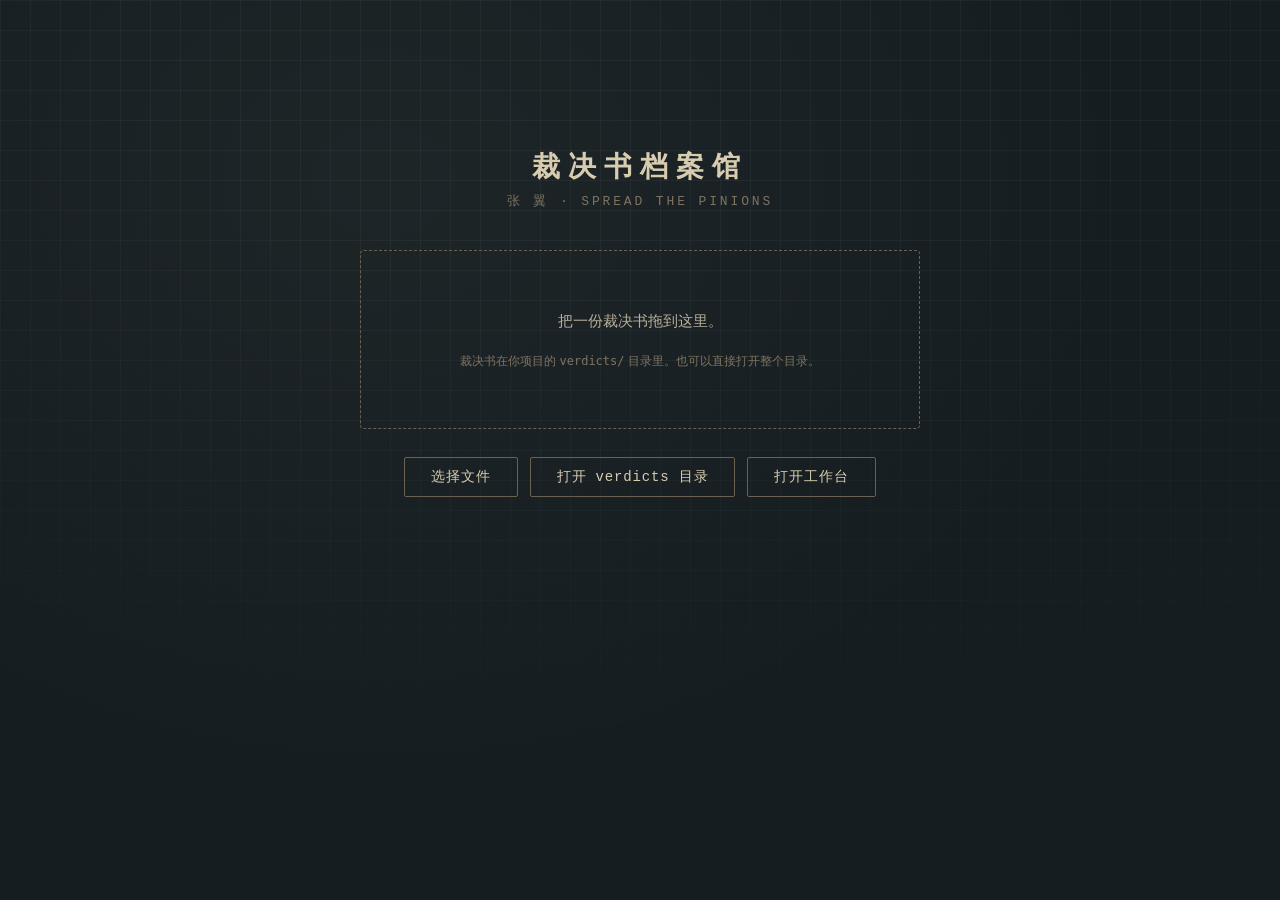
<file: nest/index.html>
<!DOCTYPE html>
<html lang="zh-CN">
<head>
<meta charset="UTF-8">
<meta name="viewport" content="width=device-width, initial-scale=1.0">
<link rel="icon" href="assets/zhangyi/logo.ico" sizes="any">
<link rel="icon" type="image/png" href="assets/zhangyi/logo-64.png">
<title>裁决书档案馆 · 张翼 Spread the Pinions</title>
<style>
  :root {
    --desk: #151d21;
    --desk-edge: #10181c;
    --paper: #F5EFDD;
    --paper-edge: #E9E0C8;
    --ink: #221C15;
    --ink-soft: #5A5245;
    --cinnabar: #C13B2E;
    --cinnabar-deep: #9E2B20;
    --stamp-blue: #2E4A6B;
    --void-grey: #8A8378;
    --rule: #C9BC9C;
  }
  * { margin: 0; padding: 0; box-sizing: border-box; }
  html { background: var(--desk); }
  body {
    font-family: "Noto Serif SC", "Source Han Serif SC", "Source Han Serif CN", "SimSun", "Songti SC", serif;
    color: var(--ink);
    background:
      radial-gradient(ellipse at 30% 20%, rgba(255,240,200,.04), transparent 60%),
      var(--desk);
    min-height: 100vh;
    padding: 40px 16px 80px;
  }

  /* ── 空状态 ─────────────────────────── */
  .empty {
    max-width: 560px;
    margin: 12vh auto 0;
    text-align: center;
    color: #B8AD97;
  }
  .empty h1 {
    font-size: 28px;
    letter-spacing: .2em;
    color: #D8CCB0;
    font-weight: 600;
    margin-bottom: 6px;
  }
  .empty .sub {
    font-size: 13px;
    letter-spacing: .35em;
    color: #7E7461;
    margin-bottom: 40px;
  }
  .dropzone {
    border: 1px dashed #6B6151;
    border-radius: 4px;
    padding: 56px 32px;
    transition: border-color .2s, background .2s;
  }
  .dropzone.over {
    border-color: var(--cinnabar);
    background: rgba(193,59,46,.06);
  }
  .dropzone p { font-size: 15px; line-height: 1.9; }
  .dropzone .hint { font-size: 12px; color: #7E7461; margin-top: 14px; }
  .empty .actions { margin-top: 28px; display: flex; gap: 12px; justify-content: center; }
  .btn {
    font-family: inherit;
    font-size: 14px;
    letter-spacing: .12em;
    padding: 10px 26px;
    cursor: pointer;
    background: transparent;
    color: #D8CCB0;
    border: 1px solid #6B6151;
    border-radius: 2px;
    transition: border-color .2s, color .2s;
  }
  .btn:hover, .btn:focus-visible { border-color: var(--cinnabar); color: #EFE6CF; }
  .btn:focus-visible { outline: 2px solid var(--cinnabar); outline-offset: 2px; }
  a.btn { display: inline-block; text-decoration: none; }

  /* ── 纸页 ─────────────────────────── */
  .sheet {
    max-width: 720px;
    margin: 0 auto;
    background:
      linear-gradient(175deg, rgba(0,0,0,.015) 0%, transparent 12%),
      var(--paper);
    box-shadow:
      0 1px 2px rgba(0,0,0,.4),
      0 12px 40px rgba(0,0,0,.5),
      inset 0 0 80px rgba(120,100,60,.08);
    padding: 64px 64px 48px;
    position: relative;
  }
  .sheet::before {
    content: "";
    position: absolute; inset: 10px;
    border: 1px solid var(--paper-edge);
    pointer-events: none;
  }

  .doc-head { position: relative; padding-bottom: 20px; margin-bottom: 32px; }
  .doc-head::after {
    content: "";
    display: block;
    height: 3px;
    background: var(--cinnabar);
    margin-top: 18px;
  }
  .doc-no {
    position: absolute; top: 0; right: 0;
    color: var(--cinnabar);
    font-size: 14px;
    letter-spacing: .15em;
    font-weight: 600;
  }
  .doc-meta-left {
    font-size: 12px;
    color: var(--ink-soft);
    letter-spacing: .1em;
  }
  h1.doc-title {
    font-size: 30px;
    font-weight: 700;
    text-align: center;
    letter-spacing: .12em;
    margin-top: 26px;
    line-height: 1.5;
  }
  .doc-subline {
    text-align: center;
    font-size: 13px;
    color: var(--ink-soft);
    margin-top: 10px;
    letter-spacing: .2em;
  }

  /* ── 章节 ─────────────────────────── */
  .doc-body h2 {
    font-size: 17px;
    font-weight: 700;
    letter-spacing: .1em;
    margin: 36px 0 14px;
    padding-left: 12px;
    border-left: 4px solid var(--cinnabar);
    line-height: 1.4;
  }
  .doc-body p {
    font-size: 15px;
    line-height: 2.0;
    margin: 10px 0;
    text-align: justify;
  }
  .doc-body blockquote {
    border-left: 3px solid var(--rule);
    padding: 4px 0 4px 16px;
    margin: 14px 0;
    color: var(--ink-soft);
    font-size: 14px;
    line-height: 1.9;
  }
  .doc-body hr { border: none; border-top: 1px solid var(--rule); margin: 28px 0; }
  .doc-body code {
    font-family: "Consolas", "Courier New", monospace;
    font-size: 13px;
    background: rgba(120,100,60,.12);
    padding: 1px 5px;
  }
  .doc-body a { color: var(--stamp-blue); text-decoration: none; border-bottom: 1px solid rgba(46,74,107,.35); }
  .doc-body ul, .doc-body ol { margin: 10px 0 10px 28px; }
  .doc-body li { font-size: 15px; line-height: 1.9; }

  /* ── 表格 ─────────────────────────── */
  table {
    width: 100%;
    border-collapse: collapse;
    margin: 14px 0;
    font-size: 14px;
  }
  th, td {
    border: 1px solid var(--rule);
    padding: 9px 10px;
    text-align: left;
    vertical-align: top;
    line-height: 1.7;
  }
  th {
    background: rgba(120,100,60,.1);
    font-weight: 600;
    letter-spacing: .05em;
  }

  /* ── 印章（全页唯一的大胆处） ────────── */
  .seal {
    display: inline-flex;
    align-items: center;
    justify-content: center;
    font-family: "Kaiti SC", "STKaiti", "KaiTi", "DFKai-SB", serif;
    font-weight: 700;
    user-select: none;
    position: relative;
    top: -2px;
    margin-left: 6px;
    mix-blend-mode: multiply;
    opacity: 0;
    transform: rotate(var(--rot)) scale(2.2);
    animation: stamp .45s cubic-bezier(.2, 1.6, .4, 1) forwards;
    animation-delay: var(--delay, 0s);
  }
  .seal::after {
    content: "";
    position: absolute; inset: 0;
    background: url("data:image/svg+xml,%3Csvg xmlns='http://www.w3.org/2000/svg' width='60' height='60'%3E%3Cfilter id='n'%3E%3CfeTurbulence type='fractalNoise' baseFrequency='0.9' numOctaves='2'/%3E%3CfeColorMatrix values='0 0 0 0 1 0 0 0 0 1 0 0 0 0 1 0 0 0 0.5 0'/%3E%3C/filter%3E%3Crect width='60' height='60' filter='url(%23n)' opacity='0.55'/%3E%3C/svg%3E");
    pointer-events: none;
  }
  .seal-pass {
    width: 58px; height: 58px;
    border: 3px solid var(--cinnabar);
    border-radius: 50%;
    color: var(--cinnabar);
    font-size: 26px;
    --rot: -7deg;
  }
  .seal-reject {
    width: 54px; height: 54px;
    border: 3px solid var(--cinnabar-deep);
    color: var(--cinnabar-deep);
    font-size: 24px;
    --rot: 5deg;
  }
  .seal-hold {
    width: 64px; height: 40px;
    border: 2.5px solid var(--stamp-blue);
    border-radius: 50%;
    color: var(--stamp-blue);
    font-size: 18px;
    --rot: -4deg;
  }
  .seal-decor {
    width: 76px; height: 34px;
    border: 2px dashed var(--void-grey);
    color: var(--void-grey);
    font-size: 16px;
    letter-spacing: .2em;
    padding-left: .2em;
    --rot: -12deg;
  }
  @keyframes stamp {
    0% { opacity: 0; transform: rotate(var(--rot)) scale(2.2); }
    60% { opacity: .95; transform: rotate(var(--rot)) scale(.94); }
    80% { transform: rotate(var(--rot)) scale(1.04); }
    100% { opacity: .88; transform: rotate(var(--rot)) scale(1); }
  }
  @media (prefers-reduced-motion: reduce) {
    .seal { animation: none; opacity: .88; transform: rotate(var(--rot)); }
  }

  /* ── 诚实声明 · 具结栏 ─────────────── */
  .honesty {
    border: 1.5px solid var(--ink);
    margin-top: 40px;
    padding: 18px 22px;
    position: relative;
  }
  .honesty::before {
    content: "具　结";
    position: absolute;
    top: -12px; left: 20px;
    background: var(--paper);
    padding: 0 10px;
    font-size: 13px;
    font-weight: 700;
    letter-spacing: .3em;
  }
  .honesty p { font-size: 14px; line-height: 1.9; margin: 6px 0; }
  .honesty strong { color: var(--cinnabar-deep); }

  /* ── 页脚水印 · 骑缝 ───────────────── */
  .doc-foot {
    margin-top: 48px;
    padding-top: 16px;
    border-top: 1px solid var(--rule);
    text-align: center;
    color: var(--ink-soft);
    font-size: 13px;
    letter-spacing: .25em;
  }
  .doc-foot .wing { letter-spacing: .1em; }

  /* ── 顶栏（已载入文档时） ────────────── */
  .topbar {
    max-width: 720px;
    margin: 0 auto 18px;
    display: flex;
    justify-content: space-between;
    align-items: center;
    color: #8A7F6A;
    font-size: 13px;
    letter-spacing: .1em;
  }
  .topbar .files { display: flex; gap: 8px; flex-wrap: wrap; }
  .topbar .file-btn {
    background: none; border: none; color: #8A7F6A; cursor: pointer;
    font-family: inherit; font-size: 13px; padding: 2px 4px;
    border-bottom: 1px solid transparent;
  }
  .topbar .file-btn.active { color: #EFE6CF; border-bottom-color: var(--cinnabar); }
  .topbar .file-btn:hover { color: #D8CCB0; }
  .topbar .reset { color: #6B6151; }
  .topbar .reset:hover { color: #D8CCB0; }

  /* ── 响应式 / 打印 ───────────────────── */
  @media (max-width: 760px) {
    body { padding: 20px 8px 60px; }
    .sheet { padding: 36px 22px 32px; }
    h1.doc-title { font-size: 22px; }
    table { font-size: 13px; }
    th, td { padding: 6px; }
  }
  @media print {
    html, body { background: #fff; padding: 0; }
    .topbar, .empty { display: none; }
    .sheet { box-shadow: none; max-width: none; }
    .sheet::before { display: none; }
    .seal { animation: none; opacity: .88; transform: rotate(var(--rot)); mix-blend-mode: normal; }
  }

  /* ── 外壳 HUD 皮肤（v0.4.6 三页统一；只加装饰，不动纸面排版与上面的打印规则） ── */
  :root {
    --hud-mono: ui-monospace, "Cascadia Mono", Consolas, "Liberation Mono", monospace;
    --hud-line: #2f4148;
    --hud-grid: rgba(214, 232, 235, .045);
  }
  html::before {
    content: ""; position: fixed; inset: 0; pointer-events: none; z-index: 0;
    background-image:
      linear-gradient(var(--hud-grid) 1px, transparent 1px),
      linear-gradient(90deg, var(--hud-grid) 1px, transparent 1px);
    background-size: 30px 30px, 30px 30px;
    -webkit-mask-image: radial-gradient(120% 90% at 50% 0%, #000 35%, transparent 100%);
    mask-image: radial-gradient(120% 90% at 50% 0%, #000 35%, transparent 100%);
  }
  #app { position: relative; z-index: 1; }
  .topbar {
    position: relative; font-family: var(--hud-mono); letter-spacing: .06em;
    border-bottom: 1px solid var(--hud-line);
  }
  .topbar::before { content: ""; position: absolute; left: 0; bottom: -1px; width: 64px; height: 2px; background: var(--cinnabar); }
  .topbar::after {
    content: ""; position: absolute; left: 0; right: 0; bottom: -5px; height: 5px; pointer-events: none;
    background-image: repeating-linear-gradient(90deg, var(--hud-line) 0 1px, transparent 1px 14px);
    opacity: .5;
  }
  .topbar .file-btn { font-family: var(--hud-mono); letter-spacing: .04em; }
  .empty h1 { font-family: var(--hud-mono); letter-spacing: .28em; }
  .empty .sub { font-family: var(--hud-mono); letter-spacing: .22em; }
  .btn { font-family: var(--hud-mono); letter-spacing: .06em; }
  .sheet { position: relative; }
  .sheet::after {
    content: ""; position: absolute; right: 0; top: 0; width: 14px; height: 14px; pointer-events: none;
    background:
      linear-gradient(90deg, transparent 0 9px, #C9BC9C 9px 14px) 0 0 / 14px 1px no-repeat,
      linear-gradient(180deg, #C9BC9C 0 5px, transparent 5px) 0 0 / 1px 14px no-repeat;
  }
  * { scrollbar-width: thin; scrollbar-color: #3d4f56 #121a1e; }
  *::-webkit-scrollbar { width: 10px; height: 10px; }
  *::-webkit-scrollbar-track { background: #121a1e; }
  *::-webkit-scrollbar-thumb { background: #394a51; border: 2px solid #121a1e; }
  *::-webkit-scrollbar-thumb:hover { background: #4a8494; }
</style>
</head>
<body>

<div id="app"></div>

<script>
"use strict";

/* ── Markdown 子集解析（裁决书模板专用，兼容通用段落） ── */

function esc(s) {
  return s.replace(/&/g, "&amp;").replace(/</g, "&lt;").replace(/>/g, "&gt;");
}

function inline(s) {
  s = esc(s);
  s = s.replace(/\[([^\]]+)\]\(([^)]+)\)/g, '<a href="$2" target="_blank" rel="noopener">$1</a>');
  s = s.replace(/\*\*([^*]+)\*\*/g, "<strong>$1</strong>");
  s = s.replace(/`([^`]+)`/g, "<code>$1</code>");
  return s;
}

function parseMd(src) {
  const lines = src.split(/\r?\n/);
  const blocks = [];
  let i = 0;
  while (i < lines.length) {
    const line = lines[i];
    if (!line.trim()) { i++; continue; }
    if (/^#{1,3}\s/.test(line)) {
      const level = line.match(/^#+/)[0].length;
      blocks.push({ t: "h", level, text: line.replace(/^#+\s*/, "") });
      i++;
    } else if (/^>\s?/.test(line)) {
      const buf = [];
      while (i < lines.length && /^>\s?/.test(lines[i])) {
        buf.push(lines[i].replace(/^>\s?/, "")); i++;
      }
      blocks.push({ t: "quote", text: buf.join(" ") });
    } else if (/^\|/.test(line)) {
      const buf = [];
      while (i < lines.length && /^\|/.test(lines[i])) { buf.push(lines[i]); i++; }
      const rows = buf
        .filter(r => !/^\|[\s:|-]+\|$/.test(r.trim()))
        .map(r => r.split("|").slice(1, -1).map(c => c.trim()));
      blocks.push({ t: "table", rows });
    } else if (/^(-{3,}|\*{3,})$/.test(line.trim())) {
      blocks.push({ t: "hr" }); i++;
    } else if (/^[-*]\s+/.test(line)) {
      const buf = [];
      while (i < lines.length && /^[-*]\s+/.test(lines[i])) {
        buf.push(lines[i].replace(/^[-*]\s+/, "")); i++;
      }
      blocks.push({ t: "ul", items: buf });
    } else {
      const buf = [line];
      i++;
      while (i < lines.length && lines[i].trim() && !/^(#{1,3}\s|>\s?|\||[-*]\s+|-{3,})/.test(lines[i])) {
        buf.push(lines[i]); i++;
      }
      blocks.push({ t: "p", text: buf.join(" ") });
    }
  }
  return blocks;
}

/* ── 印章规则 ── */

const SEALS = [
  { re: /^(过|通過|通过)$/, cls: "seal-pass", char: "過" },
  { re: /^否$/, cls: "seal-reject", char: "否" },
  { re: /^缓/, cls: "seal-hold", char: "缓议" },
  { re: /装饰/, cls: "seal-decor", char: "装饰" },
];
let sealCount = 0;

function sealFor(cellText) {
  const plain = cellText.replace(/\*\*/g, "").trim();
  for (const s of SEALS) {
    if (s.re.test(plain)) {
      const delay = (sealCount++ * 0.35 + 0.3).toFixed(2);
      return `<span class="seal ${s.cls}" style="--delay:${delay}s">${s.char}</span>`;
    }
  }
  return "";
}

/* ── 渲染 ── */

function renderDoc(src) {
  sealCount = 0;
  const blocks = parseMd(src);
  let html = "";
  let title = "", section = "";

  for (const b of blocks) {
    if (b.t === "h") {
      if (b.level === 1) { title = b.text; continue; }
      section = b.text;
      html += `<h2>${inline(b.text)}</h2>`;
    } else if (b.t === "quote") {
      html += `<blockquote>${inline(b.text)}</blockquote>`;
    } else if (b.t === "hr") {
      html += "<hr>";
    } else if (b.t === "ul") {
      html += "<ul>" + b.items.map(x => `<li>${inline(x)}</li>`).join("") + "</ul>";
    } else if (b.t === "table") {
      html += renderTable(b.rows, section);
    } else {
      const isFooter = /张翼\s*Spread\s*the\s*Pinions/.test(b.text);
      const isHonesty = /能证明|不能证明/.test(b.text) && /诚实|证明/.test(section);
      if (isFooter) {
        html += `<div class="doc-foot"><span class="wing">${inline(b.text)}</span></div>`;
      } else if (isHonesty) {
        html += `<div class="honesty"><p>${inline(b.text)}</p></div>`;
      } else {
        html += `<p>${inline(b.text)}</p>`;
      }
    }
  }
  return { title, html };
}

function renderTable(rows, section) {
  if (!rows.length) return "";
  const inDoc = /裁决|主张|否决|撤回|拍板|病灶/.test(section);
  const sealCols = new Set();
  rows[0].forEach((h, i) => {
    if (/^(裁决|状态)$/.test(h.replace(/\*\*/g, "").trim())) sealCols.add(i);
  });
  let html = "<table><thead><tr>";
  rows[0].forEach(c => { html += `<th>${inline(c)}</th>`; });
  html += "</tr></thead><tbody>";
  for (const row of rows.slice(1)) {
    html += "<tr>";
    row.forEach((cell, ci) => {
      let inner = inline(cell);
      if (inDoc && sealCols.has(ci)) {
        const seal = sealFor(cell);
        if (seal) {
          const rest = cell.replace(/\*\*/g, "").replace(/^\s*(过|否|装饰|缓)/, "");
          inner = seal + (rest ? inline(rest) : "");
        }
      }
      html += `<td>${inner}</td>`;
    });
    html += "</tr>";
  }
  html += "</tbody></table>";
  return html;
}

/* ── 页面装配 ── */

const app = document.getElementById("app");
let folderFiles = []; // {name, handle|blob}

function showEmpty() {
  const canFolder = "showDirectoryPicker" in window;
  app.innerHTML = `
    <div class="empty">
      <h1>裁决书档案馆</h1>
      <div class="sub">张 翼 · SPREAD THE PINIONS</div>
      <div class="dropzone" id="dz">
        <p>把一份裁决书拖到这里。</p>
        <p class="hint">裁决书在你项目的 <code>verdicts/</code> 目录里。${canFolder ? "也可以直接打开整个目录。" : ""}</p>
      </div>
      <div class="actions">
        <button class="btn" id="pickFile">选择文件</button>
        ${canFolder ? '<button class="btn" id="pickDir">打开 verdicts 目录</button>' : ""}
        <a class="btn" href="studio.html">打开工作台</a>
      </div>
    </div>`;

  const dz = document.getElementById("dz");
  dz.addEventListener("dragover", e => { e.preventDefault(); dz.classList.add("over"); });
  dz.addEventListener("dragleave", () => dz.classList.remove("over"));
  dz.addEventListener("drop", e => {
    e.preventDefault(); dz.classList.remove("over");
    const f = [...e.dataTransfer.files].find(f => /\.md$/i.test(f.name));
    if (f) loadBlob(f, f.name);
  });
  document.getElementById("pickFile").addEventListener("click", () => {
    const inp = document.createElement("input");
    inp.type = "file"; inp.accept = ".md,text/markdown";
    inp.onchange = () => { if (inp.files[0]) loadBlob(inp.files[0], inp.files[0].name); };
    inp.click();
  });
  const pd = document.getElementById("pickDir");
  if (pd) pd.addEventListener("click", async () => {
    try {
      const dir = await window.showDirectoryPicker();
      const files = [];
      for await (const entry of dir.values()) {
        if (entry.kind === "file" && /\.md$/i.test(entry.name)) files.push(entry);
      }
      files.sort((a, b) => a.name.localeCompare(b.name, "zh"));
      folderFiles = files;
      if (files.length) loadHandle(files[0]);
      else alert("这个目录里没有 .md 裁决书。");
    } catch (e) { /* 用户取消 */ }
  });
}

async function loadHandle(handle) {
  const file = await handle.getFile();
  renderFile(await file.text(), handle.name);
}

function loadBlob(blob, name) {
  const r = new FileReader();
  r.onload = () => renderFile(r.result, name);
  r.readAsText(blob, "utf-8");
}

function renderFile(src, name) {
  const { title, html } = renderDoc(src);
  const noMatch = src.match(/No\.?\s*(\d+)/i);
  const metaMatch = src.match(/日期：([^·\n]+)·\s*阶段：([^·\n]+)·\s*烈度：([^\n>]+)/);

  let topbar = `<div class="topbar"><span>裁决书档案馆 · SPREAD THE PINIONS</span><span class="files">`;
  folderFiles.forEach(f => {
    topbar += `<button class="file-btn${f.name === name ? " active" : ""}" data-name="${esc(f.name)}">${esc(f.name.replace(/\.md$/i, ""))}</button>`;
  });
  topbar += `<a class="file-btn" href="studio.html">← 工作台</a><button class="file-btn reset" id="backBtn">收起</button></span></div>`;

  app.innerHTML = topbar + `
    <div class="sheet">
      <div class="doc-head">
        ${noMatch ? `<div class="doc-no">档案 No.${noMatch[1]}</div>` : ""}
        <div class="doc-meta-left">张翼 · Spread the Pinions</div>
        <h1 class="doc-title">${inline(title || name)}</h1>
        ${metaMatch ? `<div class="doc-subline">${esc(metaMatch[1].trim())}　·　${esc(metaMatch[2].trim())}　·　${esc(metaMatch[3].trim())}</div>` : ""}
      </div>
      <div class="doc-body">${html}</div>
    </div>`;

  app.querySelectorAll(".file-btn[data-name]").forEach(btn => {
    btn.addEventListener("click", () => {
      const f = folderFiles.find(x => x.name === btn.dataset.name);
      if (f) loadHandle(f);
    });
  });
  document.getElementById("backBtn").addEventListener("click", () => {
    folderFiles = []; showEmpty();
  });
  window.scrollTo(0, 0);
}

showEmpty();
</script>
</body>
</html>
</file>
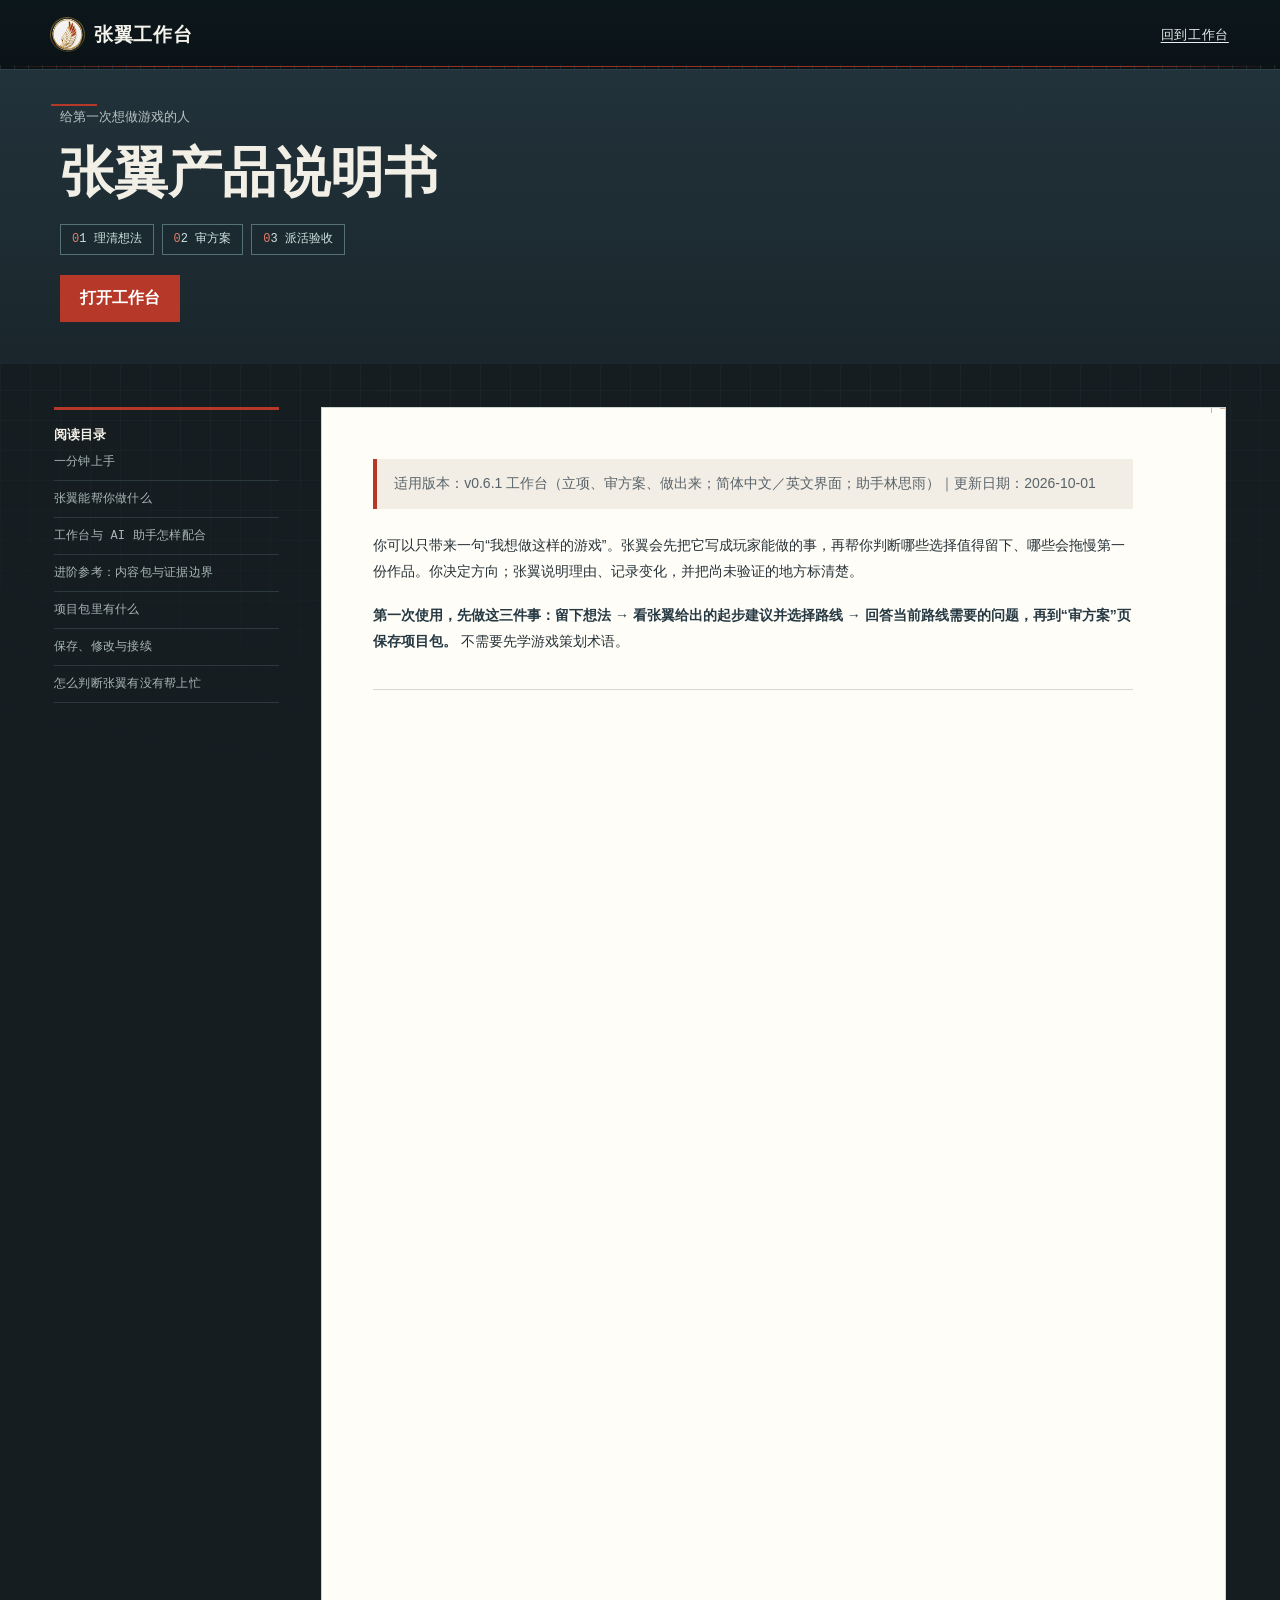
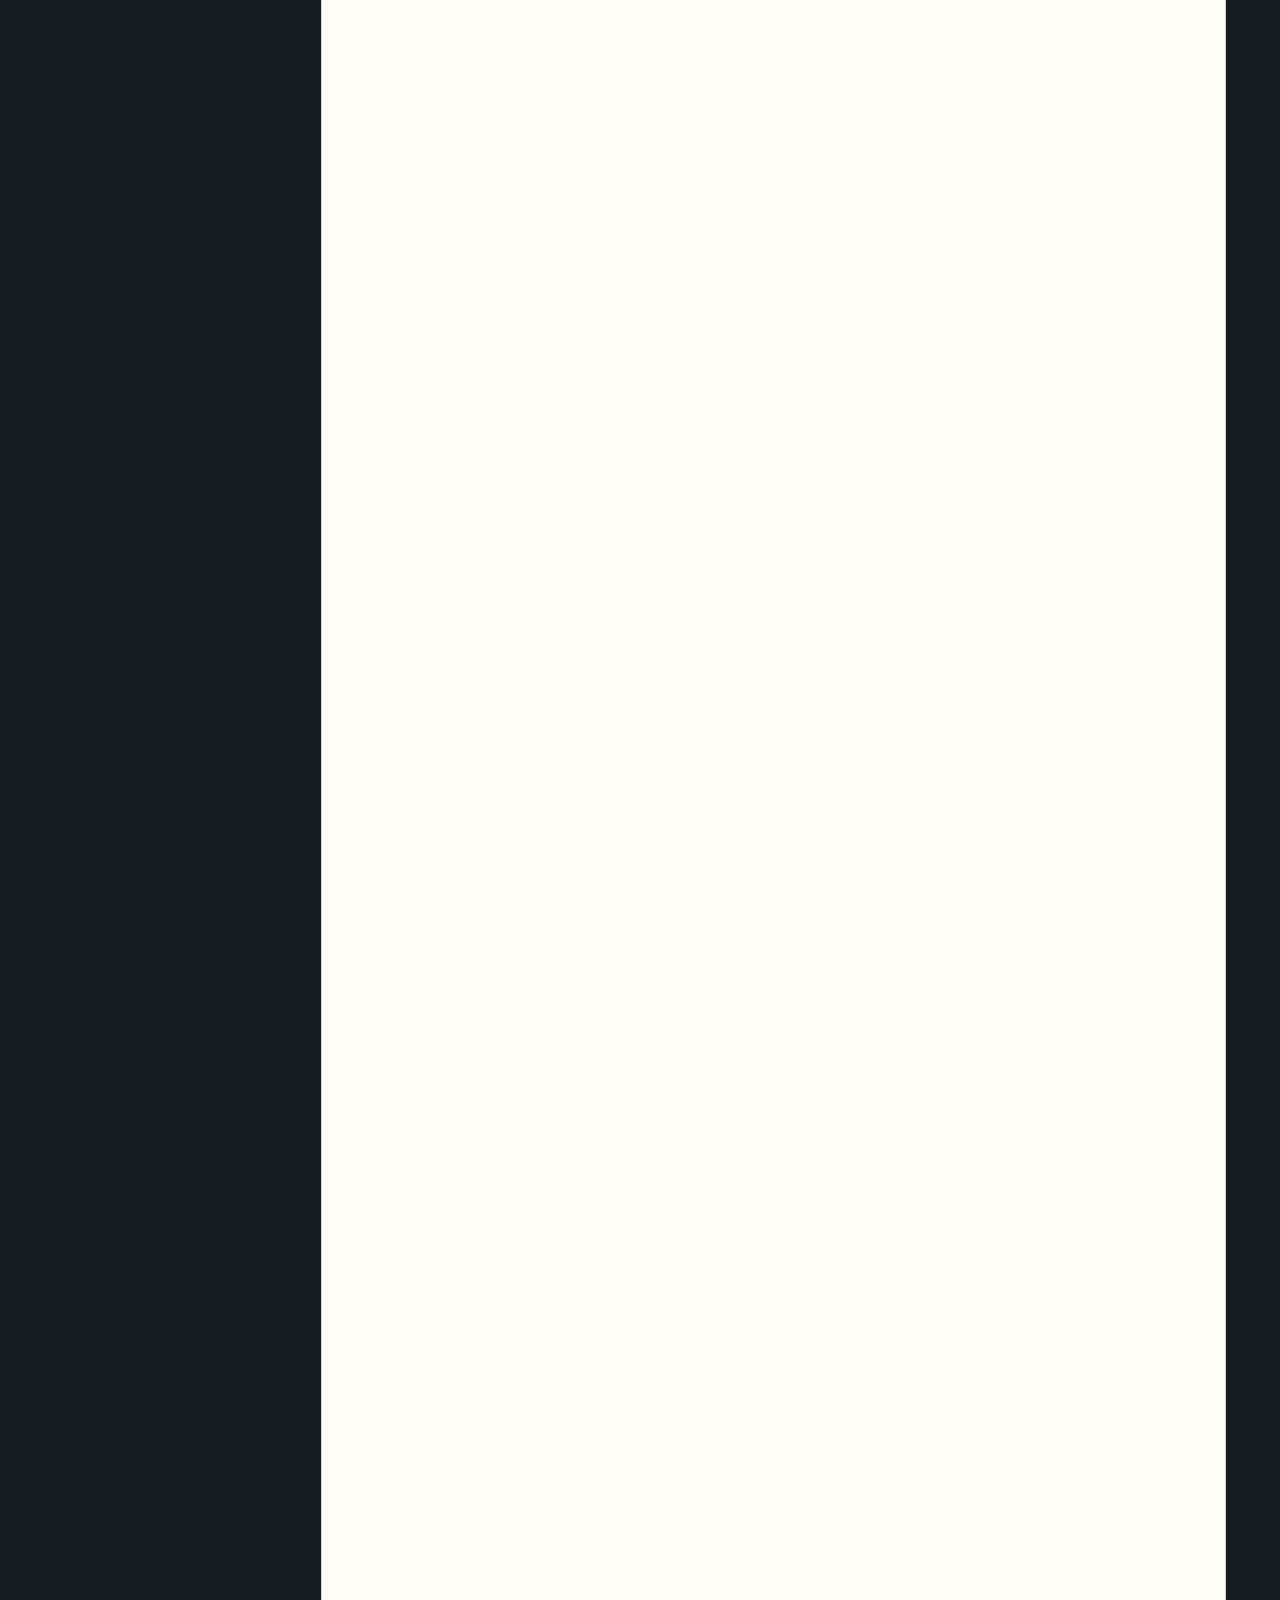
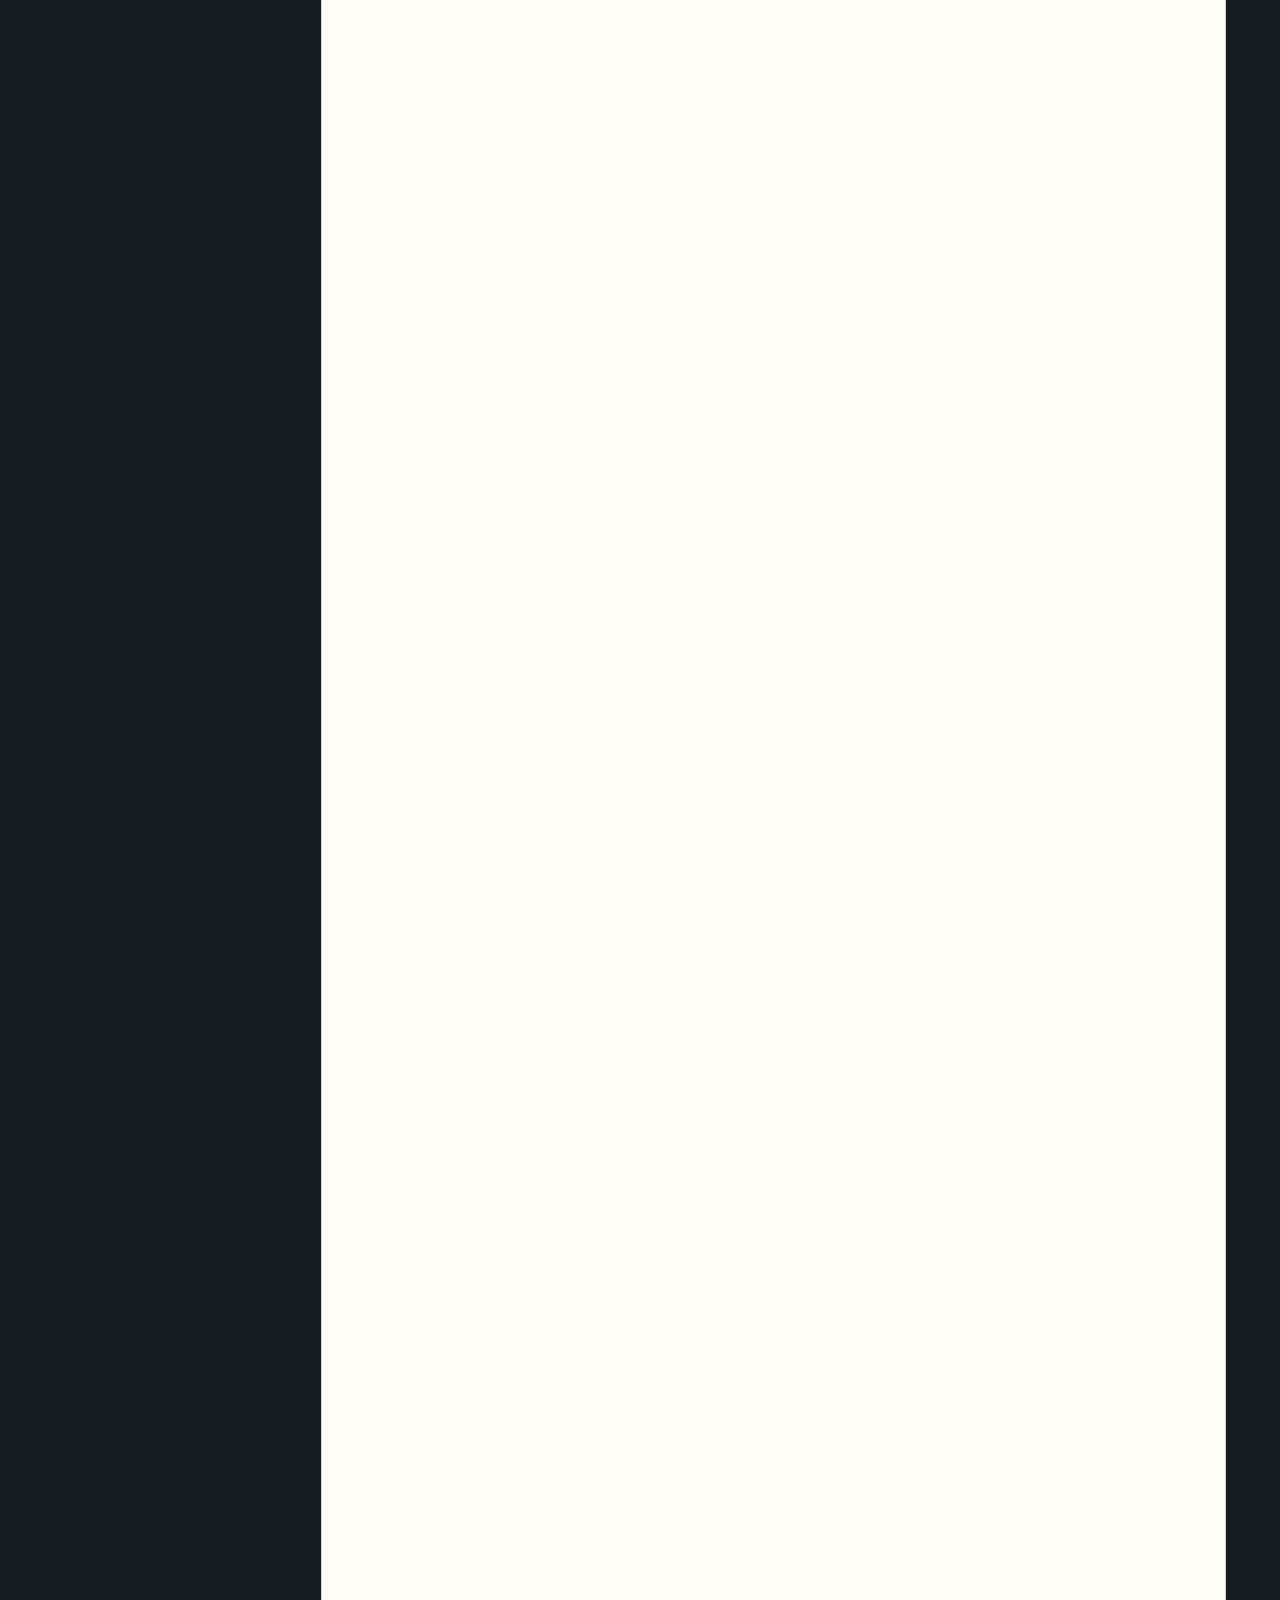
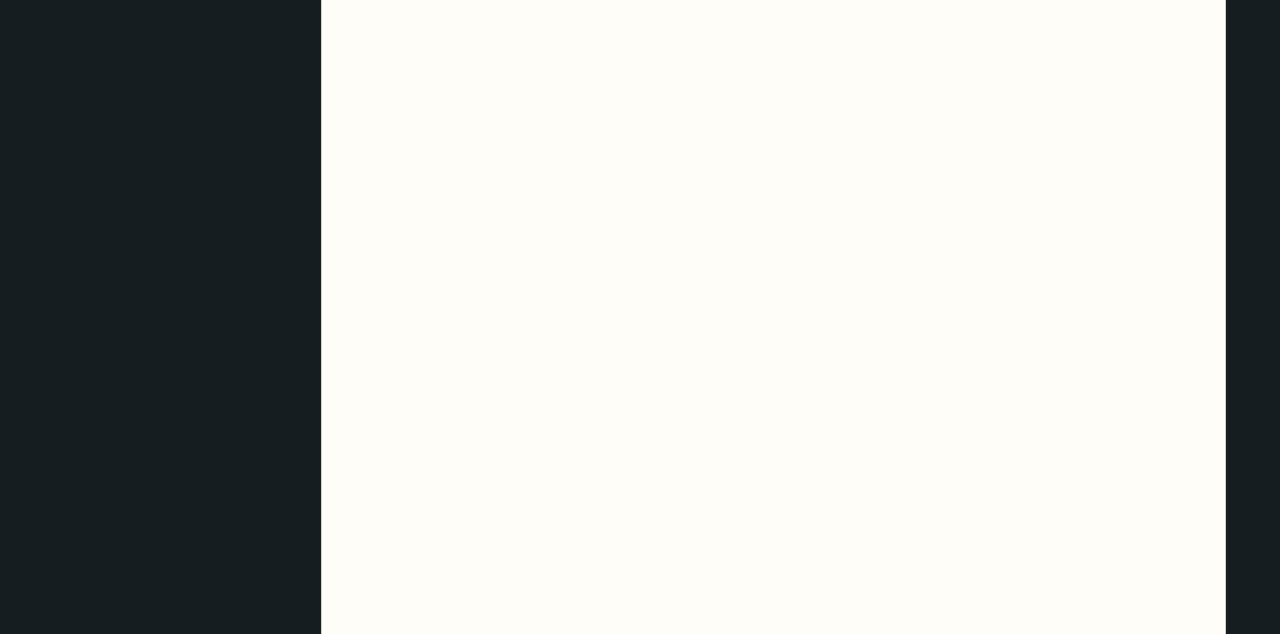
<file: nest/guide.html>
<!doctype html>
<html lang="zh-CN"><head><meta charset="utf-8"><meta name="viewport" content="width=device-width, initial-scale=1"><link rel="icon" href="assets/zhangyi/logo.ico" sizes="any"><link rel="icon" type="image/png" href="assets/zhangyi/logo-64.png">
<title>张翼产品说明书 · 张翼</title><style>
:root{--canvas:#151d21;--paper:#fffdf7;--ink:#263137;--soft:#586369;--line:#cfd5d0;--red:#b63829;--blue:#263943;font-family:"Microsoft YaHei","PingFang SC","Noto Sans CJK SC",sans-serif;color:var(--ink);background:var(--canvas)}*{box-sizing:border-box}html{scroll-behavior:smooth}body{margin:0}a{color:#8c2b22;text-underline-offset:3px}a:focus-visible{outline:3px solid #176b8a;outline-offset:3px}.top{background:#10181c;color:#f4f4ec;padding:18px max(4vw,24px);display:flex;align-items:center;gap:18px;border-bottom:4px solid var(--red)}.brand{color:inherit;text-decoration:none;font-weight:700;font-size:19px;display:flex;align-items:center;gap:10px}.mark{display:grid;place-items:center;width:33px;height:33px;border-radius:50%;overflow:hidden;transform:rotate(-4deg);box-shadow:0 2px 0 rgba(0,0,0,.35),0 0 0 1px rgba(217,168,69,.45)}.mark img{width:100%;height:100%;display:block;object-fit:cover}.top nav{margin-left:auto}.top nav a{color:#e9eeee;font-size:13px}.hero{background:#1f2d34;color:#f8f6ee;padding:60px max(4vw,24px) 66px}.hero-inner{max-width:1160px;margin:auto}.hero p{font-size:13px;color:#b9c4c4;margin:0 0 15px}.hero h1{font:700 clamp(38px,5vw,67px)/1.2 "Noto Serif CJK SC","Songti SC",serif;margin:0;max-width:820px;color:#f2efe6}.hero a{display:inline-block;background:var(--red);color:white;padding:13px 20px;margin-top:30px;text-decoration:none;font-weight:700}.layout{max-width:1220px;margin:0 auto;padding:43px 24px 90px;display:grid;grid-template-columns:225px minmax(0,1fr);gap:42px;align-items:start}.toc{position:sticky;top:24px;border-top:3px solid var(--red);padding-top:16px}.toc strong{font-size:13px;color:#f2efe6}.toc a{display:block;padding:9px 0;color:#a9b6b6;text-decoration:none;font-size:12px;line-height:1.5;border-bottom:1px solid #2c3a40}.toc a:hover{color:#e0765f}article{background:var(--paper);border:1px solid var(--line);padding:clamp(24px,4vw,58px);box-shadow:0 4px 0 rgba(0,0,0,.35);line-height:1.85;font-size:14px}article>*{max-width:760px}article h2{font:700 26px/1.4 "Noto Serif CJK SC","Songti SC",serif;margin:45px 0 15px;padding-top:13px;border-top:2px solid var(--blue);scroll-margin-top:20px}article h3{font-size:18px;margin:30px 0 10px}article p{margin:0 0 18px}article blockquote{margin:0 0 24px;padding:12px 17px;border-left:4px solid var(--red);background:#f3eee5;color:var(--soft)}article ul,article ol{padding-left:1.55em;margin:0 0 24px}article li{margin:7px 0}article li::marker{color:var(--red)}article code{font:13px/1.6 Consolas,monospace;background:#edf1ee;padding:2px 5px;overflow-wrap:anywhere}article strong{color:var(--blue)}article h2:first-of-type{margin-top:32px}footer{text-align:center;padding:0 20px 35px;color:var(--soft);font-size:12px}@media(max-width:820px){.layout{grid-template-columns:minmax(0,1fr);padding:20px 15px 60px;gap:20px}.toc{position:static;display:flex;gap:8px;flex-wrap:wrap}.toc strong{width:100%}.toc a{border:1px solid var(--line);padding:7px 9px}.hero{padding:40px 20px 45px}article{padding:25px}}@media(prefers-reduced-motion:reduce){html{scroll-behavior:auto}}
/* 外壳 HUD 皮肤（v0.4.7 三页统一；只加装饰，不动正文排版与打印） */
html::before{content:"";position:fixed;inset:0;pointer-events:none;z-index:0;background-image:linear-gradient(rgba(214,232,235,.045) 1px,transparent 1px),linear-gradient(90deg,rgba(214,232,235,.045) 1px,transparent 1px);background-size:30px 30px,30px 30px;-webkit-mask-image:radial-gradient(120% 90% at 50% 0%,#000 35%,transparent 100%);mask-image:radial-gradient(120% 90% at 50% 0%,#000 35%,transparent 100%)}
body{position:relative;z-index:1}
.top{position:relative;background:linear-gradient(180deg,#0d181c,#0a1216);border-bottom:1px solid #2f4148;font-family:ui-monospace,"Cascadia Mono",Consolas,monospace;letter-spacing:.04em}
.top::before{content:"";position:absolute;left:0;right:0;bottom:2px;height:1px;background:linear-gradient(90deg,transparent,var(--red) 12%,var(--red) 88%,transparent);opacity:.85}
.top::after{content:"";position:absolute;left:0;right:0;bottom:-1px;height:5px;pointer-events:none;background-image:repeating-linear-gradient(90deg,#2f4148 0 1px,transparent 1px 14px);opacity:.5}
.hero{position:relative;background:linear-gradient(180deg,#22323a,#1a262c)}
.hero::before{content:"";position:absolute;left:max(4vw,24px);top:34px;width:46px;height:2px;background:var(--red)}
.toc{font-family:ui-monospace,"Cascadia Mono",Consolas,monospace}
.toc a{letter-spacing:.02em}
article{position:relative}
article::after{content:"";position:absolute;right:0;top:0;width:14px;height:14px;pointer-events:none;background:linear-gradient(90deg,transparent 0 9px,#c9b39a 9px 14px) 0 0/14px 1px no-repeat,linear-gradient(180deg,#c9b39a 0 5px,transparent 5px) 0 0/1px 14px no-repeat}
footer{font-family:ui-monospace,"Cascadia Mono",Consolas,monospace;letter-spacing:.06em;border-top:1px solid #22303760;margin:0 max(3vw,22px);padding-top:16px}
*{scrollbar-width:thin;scrollbar-color:#3d4f56 #121a1e}
*::-webkit-scrollbar{width:10px;height:10px}*::-webkit-scrollbar-track{background:#121a1e}*::-webkit-scrollbar-thumb{background:#394a51;border:2px solid #121a1e}*::-webkit-scrollbar-thumb:hover{background:#4a8494}
.hero{padding-top:38px;padding-bottom:42px}.hero h1{font-size:clamp(38px,4.2vw,57px)}.hero-path{display:flex;flex-wrap:wrap;gap:8px;margin-top:18px}.hero-path span{border:1px solid #567078;background:#1a2a30;padding:7px 11px;color:#cfe1df;font:12px/1.3 ui-monospace,Consolas,monospace}.hero-path span::first-letter{color:#e27c68}.hero a{margin-top:20px}
.guide-lead{padding:0 0 16px;border-bottom:1px solid #d4dad2;margin-bottom:24px}.guide-lead p:first-child{font-size:18px;line-height:1.75;color:#20323a}.guide-section{padding:8px 0 22px;content-visibility:auto;contain-intrinsic-size:auto 520px}.guide-section+.guide-section{border-top:1px solid #e2e3dc}.guide-section h2{border-top:0;margin-top:20px;padding-top:0}.guide-section h2::before{content:"";display:block;width:34px;height:3px;background:var(--red);margin-bottom:12px}.steps{list-style:none;counter-reset:guide-step;padding:0!important;display:grid;grid-template-columns:repeat(2,minmax(0,1fr));gap:13px;margin:22px 0 30px!important}.steps li{position:relative;counter-increment:guide-step;margin:0;background:#f5f3eb;border:1px solid #d9dbd0;border-left:3px solid #a93c2f;padding:22px 19px 20px 56px;line-height:1.72}.steps li::before{content:counter(guide-step,decimal-leading-zero);position:absolute;left:16px;top:20px;color:#aa3d31;font:700 21px/1 ui-monospace,Consolas,monospace}.steps li:last-child{grid-column:1/-1}.guide-reference{background:#f7f7f1;border:1px solid #d4d9d1;padding:20px 24px;margin:20px -24px}.guide-reference h2{margin:0 0 10px}.guide-reference details{border-top:1px solid #d4d9d1;padding-top:10px}.guide-reference summary{cursor:pointer;list-style:none;color:#8c2b22;font-weight:700;padding:8px 0}.guide-reference summary::before{content:"+ ";font:700 19px ui-monospace,Consolas,monospace}.guide-reference details[open] summary::before{content:"− "}.guide-reference details>p{max-width:760px}.guide-reference details>p:first-of-type{color:var(--soft);font-size:13px}.guide-section li{max-width:760px}.guide-section p{overflow-wrap:anywhere}.toc a{transition:color .15s ease,padding-left .15s ease}.toc a:hover{padding-left:5px}@media(max-width:820px){.steps{grid-template-columns:1fr}.steps li:last-child{grid-column:auto}.guide-reference{margin:16px -10px;padding:16px}.guide-lead p:first-child{font-size:16px}}@media print{.hero-path,.toc{display:none}.guide-reference details{display:block}.guide-reference details>*{display:block}article{box-shadow:none;border:0}.guide-section{content-visibility:visible}}
</style></head><body><header class="top"><a class="brand" href="studio.html"><span class="mark"><img src="assets/zhangyi/logo-64.png" alt="张翼徽章：金环白底上的金翼，翼尖五根红色羽毛"></span>张翼工作台</a><nav><a href="studio.html">回到工作台</a></nav></header>
<div class="hero"><div class="hero-inner"><p>给第一次想做游戏的人</p><h1>张翼产品说明书</h1><div class="hero-path" aria-label="工作台步骤"><span>01 理清想法</span><span>02 审方案</span><span>03 派活验收</span></div><a href="studio.html">打开工作台</a></div></div>
<main class="layout"><nav class="toc" aria-label="本页目录"><strong>阅读目录</strong><a href="#part-1">一分钟上手</a><a href="#part-2">张翼能帮你做什么</a><a href="#part-3">工作台与 AI 助手怎样配合</a><a href="#part-4">进阶参考：内容包与证据边界</a><a href="#part-5">项目包里有什么</a><a href="#part-6">保存、修改与接续</a><a href="#part-7">怎么判断张翼有没有帮上忙</a></nav><article><div class="guide-lead">
<blockquote>适用版本：v0.6.1 工作台（立项、审方案、做出来；简体中文／英文界面；助手林思雨）｜更新日期：2026-10-01</blockquote>
<p>你可以只带来一句“我想做这样的游戏”。张翼会先把它写成玩家能做的事，再帮你判断哪些选择值得留下、哪些会拖慢第一份作品。你决定方向；张翼说明理由、记录变化，并把尚未验证的地方标清楚。</p>
<p><strong>第一次使用，先做这三件事：留下想法 → 看张翼给出的起步建议并选择路线 → 回答当前路线需要的问题，再到“审方案”页保存项目包。</strong> 不需要先学游戏策划术语。</p>
</div>
<section class="guide-section">
<h2 id="part-1">一分钟上手</h2>
<ol class="steps">
<li>打开张翼项目文件夹，双击根目录的 <strong><code>启动张翼工作台.bat</code></strong>。它会自动选择可用地址并打开页面；请保持弹出的命令窗口打开。需要电脑已安装 Node.js。如果别人已经替你启动了本地工作台，也可以直接打开其提供的页面。</li>
<li>在页面顶部选一个自己的项目文件夹。以后点“保存项目包”，ZIP 就会存进这里；不选也能用“浏览器下载”。</li>
<li>在“你现在手里有什么？”勾选你的起点，可以同时选：喜欢的游戏、玩法点子、故事、模糊愿望或已有项目。用一句话写想法，并独立选择游戏品类；暂时不确定可留给张翼从文字推测。已有引擎或不能改的条件另记在下方。<strong>游戏品类和是否有现成工程是两件事</strong>：品类选的是“想做什么玩法”，和手里有没有工程无关——没有工程，哪个品类都能选；有现成工程，也不限于只做它原来的品类。</li>
<li>选一条起步路线，再选第一份作品先验证什么。工作台会带入已定内容，只问当前路线的缺口；每题都能回改。推荐会附理由，预设建议不会冒充你的决定。</li>
<li>看《立项书草案》，再点“02 审方案”。这里会摆出已定内容、工作台能发现的矛盾和制作风险。需要你拍板的地方才会提供按钮；不点击就不改原决定。接着在“03 做出来”下载制作任务包，交给自己的 AI 或开发者制作；做出后导入可玩证据。最后点“保存项目包”。</li>
</ol>
<p>页面顶部可切换简体中文与英文，选择保存在当前浏览器。<strong>英文目前只覆盖工作台界面</strong>：导航、按钮、标签、提示、状态与错误。品类包题目、候选方案、草案、审查内容及项目包里的九份文件仍是中文设计材料；切换语言不改项目决定，也不改导出内容。</p>
<p>若只想先看看，不用新建项目：工作台里的“试填一个例子”会用一份示例记录带你走一遍入口流程。但已有自己的记录时不要用它覆盖真实想法；先保存项目包。</p>
</section>
<section class="guide-section">
<h2 id="part-2">张翼能帮你做什么</h2>
<p>张翼是一组装进 AI 助手的游戏设计 skill，工作台是它目前的可视化入口。它们可以在不同阶段帮你：</p>
<ul>
<li><strong>只有灵感时</strong>，先写一版能反应的草案：玩家开场做什么、为什么想继续、第一份能玩的内容到哪里结束。</li>
<li><strong>喜欢某款游戏时</strong>，比较模组、相似体验的小样和自己的完整版本。不强迫你先想出“创新点”。</li>
<li><strong>只有模糊愿望时</strong>，先从几种玩家实际能做的短局中选一张，再回答会影响制作的少量问题。短局是离线预设草案，仍可要求 AI 助手按你的题材重写。</li>
<li><strong>已有原型时</strong>，先把“看不懂”“没反馈”或“做不完一轮”等描述当成待查症状，安排一次观察，再决定改哪里。页面不会把描述冒充真实试玩证据。</li>
<li><strong>已有企划时</strong>，指出玩法、故事和制作范围之间的冲突；对功能给保留、暂缓或删除的判断，并说明代价。</li>
<li><strong>想尽快试玩时</strong>，让 AI 助手做能操作、有结果、能重开的最小版本，再通过真实运行和玩家反馈修订。</li>
<li><strong>隔天或换一个 AI 继续时</strong>，用项目记录和交接文档承接已定、暂拟、需复核的内容，避免重复问或擅自改。</li>
<li><strong>项目做到一半、想跳过立项时</strong>，接手不重走立项：先只读核验现状，把已经做过的设计决定列出来直接承接，再建立框架与目录理解、编排剩下的任务。要整理目录时先列出改哪些、理由与能否还原，取得你的允许才动手；接管会在你的项目里新建 <code>ledger/</code> 接续台账（与 <code>verdicts/</code> 并列），整理后只在项目根留一处接管标记，不在你的源码里打标。接管还会建 <code>wiki/</code> 项目维基，把调试结论、设计理由、世界观设定和试玩发现按&quot;结论+出处+日期&quot;沉淀下来——台账管任务进度，维基管&quot;这个项目学到了什么&quot;，每批收尾只蒸馏零至三条，不会变成日志堆。</li>
</ul>
<p>例如你说“我想做五代十国背景的《文明6》”。张翼应该先帮你分清是做模组、独立短局还是完整新游戏，并从你最想重现的体验开始。它不该让你先填一份看不懂的行业表格。</p>
</section>
<section class="guide-section">
<h2 id="part-3">工作台与 AI 助手怎样配合</h2>
<p><strong>工作台负责让选择看得见、改得动、能带走。</strong> 题库、推荐和基础检查仍是离线规则；林思雨的对话可另行连接本机配置的 AI 服务，但对话回答不会自动改动项目记录，也不等于正式审方案。工作台不会生成可玩的游戏。</p>
<p><strong>AI 助手里的张翼 skill 负责具体判断和制作陪练。</strong> 安装九个 skill 后，你可以直接讲想法。若助手没有明显进入张翼流程，明确说：“请按张翼 skill 帮我做游戏设计。先给一版能玩的方向，不要让我填空。”不同 AI 宿主的 skill 触发方式可能不同。张翼的徽标是主人制作的珐琅徽章：金环白底、单翼展开、翼尖五根红色羽毛。工作台三个页面与「使用说明」页的浏览器标签图标、顶栏品牌位都使用它（透明底 PNG 与 ICO，在 <code>nest/assets/zhangyi/</code>）。</p>
<p>张翼的参考材料各有职责：过去项目经验沉淀的是开发阶段的检查纪律；提炼卡片提供跨项目的设计见识。阶段 skill 会按当前问题检索少量相关卡片，在正式裁决里标出卡号；工作台目前只为少数离线建议显示已核实的卡片依据。卡片库不能覆盖所有游戏品类和开发情境，也不能替代实际项目材料、运行证据或玩家观察。没有合适卡片时，张翼应说明判断只是推演。</p>
<p>一句话记住四个页签：<strong>01 帮你理清想法，02 帮你把关方案，03 帮你派活验收，04 帮你看真人玩。</strong></p>
<p><strong>林思雨浮在页面上。</strong> 单击她会冒出当前项目的下一步，点按钮可以跳到对应位置；双击会打开对话窗。也可以从气泡里进对话。宽屏默认给她留一条侧边位置；窄屏可拖走或缩小。形象可用鼠标或触屏拖动，位置、大小和显隐会留在当前浏览器；在形象获得焦点后按 Alt 加方向键也能移动。顶栏的“隐藏／显示林思雨”始终可找回她。确认设计决定或证据升级时她会有短反应；隔一段时间偶尔提示一次，关闭形象就停止打扰。平时她会在原处轻轻起伏，像在呼吸；拖动她时起伏暂停。开启系统“减少动态效果”后使用静帧，此时呼吸起伏同样停止，短反应改为直接弹出文字提示。</p>
<p>对话窗里预存了一组常见问题——张翼是什么、三个页签的分工、要不要答完所有题、项目包怎么保存、隔天怎么接续、聊天会不会改方案、证据等级、怎么让 AI 审方案——点一条她答一条，离线也可用。也可以自由提问：离线时她只能回答与当前项目记录和工作台操作相关的问题，开放问题会明确提示能力边界。若你自己配置了兼容 Chat Completions 的 AI 服务，启动前设置 <code>ZHANGYI_ASSISTANT_URL</code>（完整接口地址）、<code>ZHANGYI_ASSISTANT_MODEL</code>（模型名）及可选的 <code>ZHANGYI_ASSISTANT_KEY</code>，林思雨才会把<strong>你发送的问题和简短项目摘要</strong>交给该服务并返回回答。密钥留在本地服务环境变量，不写进浏览器或项目包；对话可中途停止。未配置时不联网。林思雨不会替你答问卷、审工程、判断好不好玩，也不会把自述说成真人试玩结论。</p>
<p>工作台现有四个可用页签。页签栏会钉在页面顶部，往下滚动长页面时也看得见自己在哪一步。顶部的“阅读模式”适合长时间看草案；项目记录会留在浏览器里，保存项目包才能带到别处。</p>
<ul>
<li><strong>01 立项</strong>：记录起点，回答适用问题，查看《立项书草案》。这是整理方案，不是宣告立项已经过专业评审。</li>
<li><strong>02 审方案</strong>：核对当前路线已定的内容、必要题缺口、已知矛盾和制作压力；对会改变游戏后果的选择由你拍板，生成《方案审查记录》。选择“先比较几个方向”后，短局卡只是概念，还需细化规则、结束条件和制作约束；选择模组路线后，仍需核实修改接口与发布规则。已有原型路线可以直接进入首次玩家观察，观察前不宣称知道具体修法。页面的基础检查是离线规则，不会调用大模型。</li>
<li><strong>03 做出来</strong>：把已审的方案整理成《制作任务包》，交给带张翼 skill 的 AI（或你自己）去制作；做出后把可玩证据导回来。证据分四级——构建通过、实际运行、从头玩通、真人试玩，等级只由证据提升，&quot;AI 说做完了&quot;不算证据；真人试玩记录必须带样本来源、样本量与口径，缺了会降级为自述。方案改动后旧证据标为需复核。工作台仍然离线，不生成游戏代码。</li>
<li><strong>04 试玩与修订</strong>：按证据状态告诉你现在该测什么——能跑还没玩通先做首次观察，玩通了做体验走查，已有场次就核对修订。下载《试飞任务》照它找真人执行（含招募甄别问题、观察清单、访谈提纲与红线：不引导、不解释、先观察后提问）；回来后导入场次级记录，日期、样本三要素、事实与结论分开填，缺三要素的场次降级为自述级、不能支撑结论，有结论没事实的场次会带警告。再从记录生成《修订建议》——它只整理不落地，改动回 01 改答案或回 02 走审查，由你亲手确认。工作台不替你试玩；模拟问答和林思雨的聊天都不是玩家声音。</li>
</ul>
<p><strong>让 AI 审查，再把结果带回工作台：</strong>保存最新项目包，把 <code>张翼审查任务.md</code> 和项目记录交给带张翼 skill 的 AI。它应先用人话说明判断，再按任务格式给出 JSON。回到“02 审方案”导入后，逐条看建议、理由、代价与验证方式；你点“采纳”或“暂缓”才会改变决定。旧版本的结果会被拒绝。</p>
</section>
<section class="guide-section guide-reference">
<h2 id="part-4">进阶参考：内容包与证据边界</h2>
<details><summary>展开内容包细节与证据边界</summary>
<p>首次使用可以先跳过这里。需要核对品类建议、风格包或证据强度时再展开。</p>
<p>选择“沿用现有工程做新游戏”时，当前必要路径先问<strong>第一局让玩家完成什么</strong>，再问<strong>打算复用工程的哪一层</strong>。第一局候选会按品类给出：战棋可选守点、护送或击败目标；棋牌、经营等会出现各自的短局候选。没有现成工程、选择独立短局的项目，也会按同一品类得到首局候选，但不会被问工程复用题。两道题答完只形成可反应草案；审方案页仍要求写清具体操作、胜负条件和结束画面，并核实工程里哪些链路实际能玩通。“有源码”和“编译通过”都不自动算作新游戏已可制作。改变品类会让旧首局目标待复核，保留历史；仅改品类不会撤销工程路线。已选的旧路线会继续标为已选，不因想法栏留空被推荐改回另一条。</p>
<p><strong>品类内容包已接入：战棋、模拟经营、棋牌博弈、肉鸽构筑、银河恶魔城、视觉小说或叙事冒险、解谜、派对、恐怖（含微恐治愈）、塔防、生存建造、模拟器（扮演职业/系统角色）、增量挂机/放置。</strong> 十三个包都按同一纪律工作：首局推荐会参考你写的线索（如“护送、撤离”“原料危机”“识破对手”“分数/牌型”“波次/割草”“地图/探索度/深处”“分支/多结局/真结局”“推理/唯一解/顿悟”）；线索只影响推荐，不自动变成你的决定。确认首局目标后，展开可选题可进一步定方向——战棋三道（站位或行动次序的取舍、地形用途、敌方回应）；经营四道（直接指挥还是上帝观察、目标靠什么驱动、失败压力多重、生产是否离线继续）；棋牌四道（博弈主轴、随机性位置、对手与赛制、对手智能）；肉鸽构筑四道（成长动力、牌组走向、随机缓解、局外成长）；银河恶魔城六道（一个能力开几处已见门、门控用软还是硬、回跑靠什么缓冲、首版地图多大、战斗占多重、死亡后重走多远）；视觉小说／叙事冒险六道（结构形态、选择形态、选择反馈、首版规模、主角与视角、结局与失败）；解谜六道（关卡形态、教学方式、公平性口径、提示设计、难度曲线、首版规模）；生存建造四道（压力系统数量、第一夜教学、稀缺位置、首版规模）；派对四道（同桌玩家、核心快乐、设备形态、单局时长）；恐怖品类四道（恐惧杠杆、反制手段、失败处理、喘息形式）；塔防四道（路径形态、塔的深度、阻截层、经济节奏）；模拟器四道（首单骨架、成长主轴、失败与压力、作业变化来源）；增量挂机四道（首个爆点节奏、等待上限、重置规则与时机、离线收益）。这些题可选，必要路径不会因此变长。导出的立项书会按所选目标给出一段可修改的首局情境、最小可玩循环、验收点与暂缓项；审方案页会提醒检查该品类首局最该证明的事（战棋看威胁可读与走位有效，经营看反馈速度与自发行为，棋牌看博弈链可算清，肉鸽构筑看失败可归因与死局有出路，银河恶魔城看“看得见的锁”是否真被能力打开、开局是否不卡死，视觉小说看读者读不读得完、选得有没有感、结不结得住，解谜看讲不讲得清、想不想得通、解完说得出为什么这样解；生存建造看第一周期的压力可读、危机能亲手解掉、死亡可归因；派对看两分钟内是否全员互动、一局结束后是否有人主动说再来；恐怖品类看真威胁是否只占一两次、同一遭遇第三次是否还有张力；塔防看每只漏怪能否被玩家归因；模拟器看首单四步闭环、完成度可见、无教程能独立做完第一单；增量挂机看 60 分钟曲线有爆点、等待有上限、重置规则一分钟读懂）。有工程和无工程的同品类项目得到同一套品类判断，工程复用和运行证据另外处理。</p>
<p><strong>银河恶魔城包的核心验收是结构硬规则：每个能力必须解锁至少 2 处「玩家已见过但进不去」的门，且从零能力入口出发的可达区域必须能触及第一个能力所在房间。</strong> 这两条会被写进导出的首局骨架与验收点。首版规模的具体数字（约 12 个房间、3–5 个能力）只来自单篇公开教程，<strong>证据单薄，工作台标为低证据，仅作起点参考而非硬性门槛</strong>；回跑单程时长上限、钩子密度等也没有权威数字，工作台只给方向与红线形态，不给具体秒数。</p>
<p><strong>视觉小说／叙事冒险包的核心验收是三条写作纪律：选择不许做成「不归路」（任何会锁路线或导致坏结局的选择，玩家在选择当刻或紧随其后都要知道它重要）；「角色后续提及」与「开门条件」两类选择的量不少于「换路」，因为换路最贵、提及最便宜也印象最深；坏结局也要有收束，不能是戛然而止的 Game Over。</strong> 这三条会写进导出的首局骨架与验收点。首版规模的具体数字（约五千词／一到两万字）来自不同类型的教程与指南，口径不一，<strong>工作台标为低证据，仅作起点参考</strong>；演出节奏（每屏几句、停留多久）在本次公开检索中没有拿到可引用的权威来源，工作台不给具体参数；调研中沉淀的方向「演出要有功能、不能只是描述」可作为制作侧的自检方向，它不是工作台的输出。</p>
<p><strong>风格内容包已接入：古风（武侠、仙侠、国潮）、日式幻想／二次元、西幻（中世纪奇幻、低魔与史诗）、赛博朋克（近未来、义体与巨型企业）、蒸汽朋克与柴油朋克（维多利亚机械、两战之间）、治愈系／cozy（庇护感、日常仪式、低压力）、像素／复古（呈现技术纪律、可叠加任一题材）、恐怖氛围（只管呈现与不安，不管玩法规则）、硬科幻／太空（只管呈现与技术可信，不管玩法规则）。</strong> 风格是独立于玩法的另一条轴，只影响画面、文本和反馈，不改变胜负与回合规则——同一款武侠战棋，玩法由品类包管，味道由风格包管。选风格后，《立项书草案》会在品类骨架之后并列输出一段表现指导（古风、二次元、西幻、赛博朋克、蒸汽朋克、治愈系、像素复古、恐怖氛围或硬科幻），九者可随时切换、互不覆盖；九个风格包互不串味，同一项目只打一个风格包。风格包都会给一组<strong>呈现核验动作</strong>——风格是否传达到位，要交给目标用户实际评测（古风：联想测试、维度评分、移除法、随机名池质检；二次元：剪影测试、记忆点移除测试、五秒描述测试、跨语境存活、色准统一；西幻：身份测试、联想指向测试、色板收窄检查、剪影可读性检查、对比度可读性测试、命名质检；赛博朋克：并置测试、反差测试、空间辨认测试、留白与落点测试、雷同自检、语域回读测试；蒸汽朋克：齿轮啮合测试、机械可读性测试、强调色测试、整体性测试、社会阶层可读性测试、死控件排查、密度落点测试、回读测试；治愈系：对比测试、跨门槛测试、节奏权测试、仪式三条件测试、差异化自述、玩家依赖确认；像素／复古：像素尺寸一致性核验、缩放与滤波核验、整数取整核验、剪影测试、目标尺寸回看测试、色数与明暗核验、因果可读性核验、降本路径确认、差异化自述、成本警戒核验、复古处理核验；恐怖氛围：十比一走廊检验、跳吓之外有交代检验、权力回收检验、纯黑检验、静音检验、安全区检验、假阳性检验、视野语法检验、过场降级检验、事后记忆检验、叠加冲突检验；硬科幻：可外推检验、功能可读检验、有人住过检验、尺度是否被设计检验、真空声音通道检验、界面功能优先检验、字号与归类检验、可见性偿还检验、让步清单检验、资源投放检验、叠加冲突检验），不能只由设计者自评“我觉得传达到了”。九个风格包中，反馈一项的公开证据大多偏薄（<strong>例外是恐怖氛围包，其反馈层的三条硬规则来自一份被三家独立媒体分别记录的一手演讲，是本仓库唯一一个反馈层证据充分的风格包</strong>）；蒸汽朋克、治愈系、恐怖氛围、硬科幻与像素复古等包还如实登记了来源之间的真实分歧（蒸汽朋克：界面该密还是该疏；治愈系：cozy 是否该挑战边界、日常仪式系统是否正当；恐怖氛围：声音究竟占恐惧多大比重、画面该干净还是该模糊、某款作品是范本还是「待得太久」；硬科幻：大而空究竟是缺陷还是设计意图、某部作品算不算硬科幻范本、真实感该服务体验还是服务模拟），工作台把这些分歧原样交给验证，不替项目择一粉饰。</p>
<p><strong>西幻风格包的第一顺位不是「考据得准不准」，是「这个世界是不是自己的」：骑士、城堡、修道院、龙与魔法已是全世界玩家的共同默认值，「像西幻」不构成卖点，「是哪一个西幻」才是。</strong> 因此本包把验收落在可外部观察的六件事上，其中最要紧的两件是：三个不同场景并排能否认出属于同一个世界（身份测试），以及用户联想是否稳定指向「本作自己的那个西幻」而非「泛泛的中世纪奇幻」（联想指向测试，判定原话是「若稳定指向后者，等于这个风格没做」）。<strong>呈现语法上，西幻走自然主义与材质可信度（磨损的皮甲、风化的石墙），这与古风的东亚文化联想链、二次元的程式化记忆点夸张、赛博朋克的人工化霓虹划开；同一题材按语法分家，同一项目只打一个风格包。</strong> 本包画面层证据充分、文本层有限、<strong>反馈层单薄</strong>——「反馈层如何西幻化」在公开检索里没有拿到对照证据（只有界面规则一致这一条方向），工作台如实标注为外推的低证据方向，不用常识填充。四条视觉路线（写实低魔、史诗高魔、黑暗哥特、精致插画／蚀刻版画）与「灰暗必须绑在叙事节拍上、否则单调到劝退」等判断，均出自公开检索与卡片库蒸馏。</p>
<p><strong>治愈系／cozy 风格包的可操作内核不是「把一切做暖」，而是「用对比生成庇护感」：冷雨打在窗上强化阅读角的温暖、且不威胁打断它；同一场冷雨从破窗灌进来，这个场景就不再 cozy。</strong> 由此得出第一条纪律——<strong>把不适安排在一个看得见、但进不来的地方</strong>（安静咖啡馆之所以舒适，是因为门外有闹市：环境光＋轻音乐＋小空间 对 噪音＋开阔，只做其中一半就只剩「整体变暖」）。第二条是<strong>安全区必须有明确边界且可随时退回</strong>，而从不适区跨进安全区的门槛应比内部过渡更鲜明（顶着暴风雪推开木屋的门），因为「松一口气」的时刻正是 cozy 兑现的时刻。第三条是<strong>三根支柱要同时成立、缺一根就塌</strong>：安全（风险与危险被最小化，且安全来自自愿与自主选择，玩家永不感到被胁迫）、丰盛（低层需求已被满足，于是有空间去处理关系、审美、归属）、柔软（刺激温和、低唤起但仍高度投入）。<strong>两条元原则照一手口径如实写进包内</strong>：「cozy 是形容词不是品类」（可叠加到任意玩法），以及「<strong>cozy 是玩家依赖的，只能鼓励、不能强加</strong>」——同一个空间对带着紧迫外部需求进入的玩家不会生效，<strong>因此工作台不承诺「照做就一定 cozy」，只在核验里要求交付时如实告知这一点</strong>。<strong>两条一手开发者事故是本包最贵的证据</strong>：《Hokko Life》原本设计了体力值系统，试玩后判定「太有压力」而整个砍掉，开发者原话批判的是「用『你走太远了』『你做太多了』来惩罚玩家」；《Wanderstop》主创自承「我以为 cozy 游戏能治愈我，我大错特错」「完成一张任务清单的满足感，不等于治愈」。<strong>市场侧结论是硬的：「画风治愈」不构成卖点</strong>——2026 年至 9 月 27 日已有 1041 款 cozy 新作（是 2025 年同期的 2.4 倍，而 Steam 整体同期只涨 45%），另有 2730 个带该标签的未发布页面在排队，故本包设一条<strong>差异化自述</strong>硬动作（说不出「与最常被比较的作品相比，我刻意保留的差异是什么」即判同质化），但<strong>不规定差异的方向</strong>。<strong>与恐怖氛围包的归属已写明</strong>：一旦危险开始侵入安全区、或玩家失去节奏掌控，那条线归恐怖氛围包管；仍有明确可退回的安全区，则归本包管。本包画面层证据充分、文本层有限（缺「同一玩法两种 cozy 化文本」的对照，已如实标注）、<strong>反馈层单薄</strong>（只有「音频须连续、柔和、不侵入，声源最好叙事内，威胁暗示弱化并置远」一条一手框架加一条负向判据，如实标低证据，不用常识填充）。</p>
<p><strong>像素／复古风格包是九个风格包里唯一「呈现技术层」的包：它的内核不是「方格贴图」，而是「受限栅格下的可读性纪律」，因此它可以叠加在古风、西幻、二次元、赛博朋克、蒸汽朋克、治愈系任一题材之上——叠加时技术纪律以本包为准。</strong> 第一条也是最硬的一条：<strong>全画面只允许一种像素尺寸，缩放只用整数倍，采样只用最近邻。</strong> 从业者技术长文给了「两个症状、两个解法」：画面边缘发糊，说明你在用双线性滤波（它会把每一条硬边抹成渐变），切成最近邻即可；像素大小不均、滚动时抖动，说明你在做分数缩放（一个源像素要占一个半屏幕像素，无法平分），改成整数倍并把摄影机吸附到整数像素，取整一律向下（32 像素的精灵想显示到约 200 像素，200÷32＝6.25，就用 6 倍＝192 像素）。这条纪律<strong>有玩家侧的自发抱怨作独立佐证</strong>——原话点名的正是「像素尺寸各不相同」的游戏：不做真正的低分辨率画布，而是做成高分辨率画布、再让各处像素大小不一。同一篇从业者长文还留了一句必须写进核验的提醒：<strong>「在编辑器里做对不等于在游戏里做对——滤波设置活在引擎里、不在 PNG 里。」</strong> 第二条是<strong>剪影先行，且细节会在目标尺寸下消失</strong>：在加颜色与明暗之前先填成纯黑剪影，只看轮廓认不出是什么、多少细节都救不回来；同时要定期把缩放切回 100%／200% 实看，因为放大时很棒的细节在目标尺寸下经常消失或变成噪点。第三条是<strong>色数与明暗都是预算，不是审美偏好</strong>：美术常用 4–16 色、单个物件先用三色规则；两条可直接执行的硬规则是「永远不要靠加黑来加深颜色，要改色相偏移（阴影偏蓝紫、高光偏黄橙）」与「光源方向全局只用一个（游戏里惯用左上）」，反过来「枕头打光」（高光放正中、阴影描一圈）是头号新手错误。第四条是<strong>风格化改的是质感、不是因果</strong>：色数预算与格点约束不得吃掉「谁放的、打到了谁、发生了什么」这类功能信息。第五条是<strong>降本来自抽象留白与流程取巧，不来自减少美术工作</strong>：产业复盘点名的正面例包括用像素风渲染三维世界做出低成本的小型开放世界、用一位元抖动算法降低三维模型的精细度需求、把三维动画转成逐帧动画以降低手绘成本。<strong>本包切了两刀并写进边界</strong>：第一刀，<strong>复古 ≠ 像素</strong>——CRT 扫描线、磷光辉光、色偏、模拟信号模糊属于「年代感」的另一条线，本包以数字栅格的硬边为正身，CRT 与年代滤镜只作<strong>可选叠加层</strong>；第二刀，<strong>只管呈现技术纪律、不管题材</strong>。<strong>市场侧结论同样不客气：像素是默认项、不是卖点</strong>——近两年数千款像素游戏里仅约百分之五越过 500 条评测（此为转述数据，仅作方向），发行量自 2020 年起激增并在近两年加速、质量停滞（此为可核查口径）；故本包设<strong>差异化自述</strong>与<strong>成本警戒核验</strong>两条硬动作，后者的依据是一条完整的失败链：有工作室以为像素「既快又便宜」，随后往里面不断加 3D 网格、点光源、复杂材质与粒子，工作量雪崩，最终为它牺牲了众筹时承诺的玩法与叙事完整度、<strong>于 2024 年宣布停止运营</strong>；另一部作品主角一人就有 600 至 800 多个动画片段；还有一部从首曝至今超过九年进度未知。本包<strong>画面层证据充分、文本层单薄</strong>（呈现技术层包的文本层天然薄，只给方向、不给默认写法）、<strong>反馈层有限</strong>；<strong>已如实登记两处来源分歧</strong>（显像管模糊究竟是「复古本体」还是「廉价 RF／复合视频连接」的副产物；现代像素加实时光照等「视觉花招」是演化还是背叛），评审时不得把任一派当成唯一正确答案。</p>
<p><strong>恐怖氛围风格包只管「怎么让玩家不安」，不管「恐怖品类怎么玩」：它的内核不是「加怪物、加血、加跳吓」，而是「让玩家自己吓自己」的条件设计</strong>——预期管理、视野剥夺、安全与危险区对比、信息不可靠；资源、追逐、解谜、失败判定与回合结算一律属品类包与引擎包，本包不规定玩家有几发子弹、能不能跑赢、输了怎么办。第一条也是最硬的一条：<strong>恐怖的语法是预期，不是跳吓——跳吓只是兑现、不是产品。</strong> 从业者分析长文给出的原话是「跳吓不是游戏里恐怖的部分，它是收据；预期才是整个产品」，并给出一个可引用的经验值：<strong>十条空走廊配一条有东西的走廊</strong>（理由是玩家的大脑会替你把恐怖做完，并点名《P.T.》的重复走廊为证——同一段走廊反复走，只有画框歪一点、门裂开一点、电台讯息不同这类微观变化，玩家的大脑就认定每个物件都可能是伤害源）。第二条是<strong>权力是恐惧的敌人</strong>：玩家能可靠取胜，恐惧立刻终止——一手访谈记录了一款只放一只异形的作品，其异形反应基于动物捕猎行为环（先潜行、探测动作或声音、直接反应、调查、最后攻击），路径不是预先定好的而是系统性生成；同场访谈的实测是「<strong>百分之百的测试者都没有向异形开枪</strong>」；另一款作品的开发者原话更直白——<strong>如果玩家手里有武器，他们就会试图杀掉敌人，要么滥用系统让敌人变得不那么可怕，要么当成普通射击游戏来玩然后死很多次、认为系统有缺陷</strong>。因此本包在呈现层<strong>不给玩家可靠的视觉反制手段</strong>（光只能照见、不能驱散；暗只能躲、不能清），玩法层的胜负仍归品类包。第三条是<strong>受限视野要「受限但可读」，全黑是挫败不是恐惧</strong>：一手亲笔给出原理（「好的恐怖常常来自幽闭空间，并靠低可见度繁荣」），一位在制项目的开发者日志给了边界（「完全黑暗往往制造挫败而不是恐惧，玩家需要刚好够的信息去想象阴影里可能藏着什么」），一份学术论文给出实证（参与者在手电筒存在时感到安全、即使在光线充足的区域也愿意开着手电；<strong>有手电辅助的区域绝不该暗到玩家看不见</strong>，而电池耗尽时玩家会感到挫败）。所以本包的口径是<strong>留白要留在「看不清是什么」，不能留在「看不清往哪走」</strong>。第四条是<strong>安全区要真的安全</strong>：「威胁会被夺走的可能性，比它真的被夺走更强」，所以不该让每个安全屋在你离开前都进过怪物；且<strong>恐怖需要观众只有一个人</strong>——有同伴、有闲聊的 NPC、甚至一个令人安心的无线电声音，都会部分解除玩家的紧张。第五条是<strong>不可靠信息是最被低估的工具</strong>，可执行的手法是<strong>假阳性</strong>：「训练玩家把某些线索与危险关联，然后偶尔颠覆它——一扇门吱呀响了九次都是敌人，第十次只是风。」第六条是<strong>环境叙事优先于过场动画</strong>：「吓人的故事一旦切成过场就不再吓人，因为玩家被告知他们不再在玩了」；且低多边形、稍微不对劲的审美能替开发者做投射工作，因为干净、高保真的美术给玩家的投射余地更少。<strong>本包切了两刀并写进边界</strong>：第一刀，只管呈现与氛围、不管玩法规则；第二刀，<strong>与治愈系的「creepy-cozy（温暖日常加一丝不对劲）」交集区已写明归属</strong>——情绪主干由治愈系承担，本包只提供其中「不对劲」那一层，若要做 creepy-cozy 默认以治愈系为主包、本包作叠加层，本包<strong>不声称</strong> creepy-cozy 归自己。<strong>反馈层是本包与其余风格包最大的不同：它是本仓库唯一一个反馈层证据充分的风格包</strong>——三条硬规则来自一名恐怖声音设计者的开发者大会演讲，被三家独立媒体分别记录：其一，<strong>声音先于画面等于焦虑、晚于画面等于安心</strong>（原话是「把声音提前大约三帧来触发」会诱发紧张或焦虑，反过来音频跟在视觉提示之后提供的是安全与舒适，此手法用在一款作品里）；其二，<strong>静音是最重要的一种声音</strong>（原话是「没有声音时大脑会填补空白」，他现场用钢琴曲注入周期性静音缝隙、再用噪波替换静音做对照，在灯火通明、挤满人的讲厅里仍令人不适；创作者分析侧把代价讲得更重——<strong>如果你的游戏有持续的音乐床，你就放弃了制造恐惧的最佳工具</strong>）；其三，<strong>反常识的动态对冲</strong>（「也许在一场大惊吓时把一切都切掉，而在什么都没发生的时候反而有很多声音」）。本包文本层证据有限（氛围包的文本天然不是主干，只给方向、不给默认写法，最硬的一条是「能靠场景说出来的事就别用文本讲，而且宁可少讲」），<strong>画面层与核验层证据充分</strong>；<strong>已如实登记三处来源分歧</strong>（声音究竟占恐惧多大比重、画面该干净还是该模糊、某款作品是范本还是「待得太久」），评审时不得把任一派当成唯一正确答案。</p>
<p><strong>硬科幻／太空风格包（本仓库唯一一个自评「整体显单薄」的风格包，按「照做但显式标单薄」处理，使用时应把它当方向与反模式清单，而不是已验证的默认推荐）只管「技术怎么显得可推演、尺度怎么显得可信、界面怎么像航天仪表」，不管「太空题材怎么玩」。</strong> 它的内核不是「造型更未来」，而是<strong>「从当下技术可外推」</strong>——一手原话给的方法很直白：「你可以从当下的航天技术画一条线，然后沿这条线向外推演到未来，这样它才可信、才能让人共鸣」，同一开发者还给了一个反面示范可用来自检：「这不是《星球大战》，也不是《星际迷航》，这个风格自成一体」。第二条是<strong>技术必须可读、可关联</strong>：原话「飞船上的按钮不是神秘的——上面有标明功能的标签」，核心理由是「这是人们能看懂、能与之产生关联的技术」，所以永远说不出功能的面板与图标在本包里被点名（与蒸汽朋克包的「装饰齿轮」同构）。第三条是<strong>功能主义不等于无菌</strong>，本包最容易做错的一条：一手原话明确要求「避开那种冷冰冰、临床感、不像有人住过的科幻环境」，因为「人们墙上还是会有乐队海报、会有提醒自己家在哪的小玩具」——「有人住过」的痕迹（贴纸、便条、用旧了的接口、手写标签）不是反风格，而是可信度的一部分。第四条是<strong>尺度必须被设计，而不是做大</strong>——这是本包第一失败模式，三条独立来源同向：一部 18 京行星的作品被评为「有史以来最庞大的探索游戏，但最终感觉是空洞的」，一篇分析直陈「当可能性近乎无限时，它们不可能都有意思」，另一款真实尺度作品被记录为「即使在约 1800 倍光速下飞行，这段旅程也花了我一小时十五分钟」、论坛留下「如果你非要去，带上午餐和一瓶茶」的 53 页警告贴；正面做法是让玩家学会读「自然力量」，原话是「有些故事是通过被发现的文本讲述的，但那些时刻并不提供最大的初始钩子……那不如被卷进一场龙卷风有意思」。第五条是<strong>让步必须显式</strong>：一手开发者承认「严格说，我们在物理上本该把很多东西做得不一样……但我们没法百分之百实现，因为那对玩家会非常怪，像一直在水下移动」，并承认做零重力段落时「团队里一部分人晕了」，另一项目用磁力靴替代真实宇航员的系绳——本包因此要求一份「让步清单」。与相邻风格包的划界写明：真空、金属、仪表、功能主义工业件归本包，蒸汽黄铜归蒸汽朋克，霓虹与义体归赛博朋克；与「太空歌剧／软科幻」也划清（星战式无物理理由的巨构不属本包）；本包<strong>不裁定模拟深度</strong>，只要求让步必须记下来。<strong>反馈层唯一拿到两条独立一手的方向是真空声音的通道切换</strong>：外部音静音或闷住，反馈改走舱内声（呼吸、心跳、靴声、无线电）——原话是「游戏里的声音是闷住的，但玩家仍能通过振动、呼吸和无线电声获得反馈」，另一条独立记录给出更细的做法（「所有外部音都被静音，只留下舱内声音……游戏里最安静的时刻之一」，回到舱内后「引擎室的轰鸣——游戏里最响的房间」迎面袭来，对比发挥到极致）；界面侧的原理性判据是一手从业者写下的「生死攸关的可用性」——「你不能让一个正处在极端紧急情况中的受训宇航员感到困惑」，具名反模式则是无标签图标、视觉层级焦点放在最没用的信息上、各菜单像不同团队做的。本包<strong>画面层有限偏单薄、文本层单薄、反馈层单薄</strong>（缺「同一场景两种处理」的对照，且多条界面来源出自相近作者群、独立性不足，已如实标注，不用常识填充）；<strong>已如实登记三处来源分歧</strong>（「大而空」究竟是缺陷还是设计意图、某部作品算不算硬科幻范本、真实感该服务体验还是服务模拟），评审时不得把任一派当成唯一正确答案。</p>
<p><strong>赛博朋克风格包的分界线只有一条，出自一手准则：一个塞满「看起来很未来之物」的环境不是赛博朋克，那只是科幻——判据是未来技术与旧日日常的并置</strong>（破败建筑装着老旧木门、门上却嵌着 LED 门禁）。第二顺位是<strong>反差必须被叙述出来而不是只被布景</strong>：世界要能让人读出「谁在这里、谁建了这里、谁进不来」；可复制做法是把城市写成一条可辨认的编年史，按时代层分配建筑与物件，让玩家不用对白就能从一栋楼读出钱与权。第三顺位是<strong>留白与落点</strong>——这是被一手承认过的翻车点（广告、霓虹、垃圾堆得过密时玩家视线反而找不到重点，后续内容靠新订的留白规则才做到「更细却更不乱」）。本包还要求<strong>雷同自检</strong>：与最常被比较的几部作品并排，必须能说出刻意保留的差异点，否则就是又一员「同一套红紫霓虹」的静态复刻。<strong>呈现语法与技术底座上，赛博朋克（数字/网络/义体）与西幻（自然主义材质）、二次元（程式化简）、古风（东亚传统联想）划开；蒸汽机械或黄铜维多利亚归朋克旁支，不在本包。</strong> 本包画面层证据充分、文本层有限（语域可信「不像十几岁小孩写硬汉台词」出自玩家原话两处、语言当设计出自单条分析来源，已标注）、<strong>反馈层单薄</strong>（只有 UI 世界观化与信息密度两条方向，如实标低证据；检索中多篇博客提「声音是半个战场」因无可核查作者与方法，工作台明说未采信）。</p>
<p><strong>蒸汽朋克风格包的语法是「看得见的机械」，不是「黄铜齿轮贴图」：一台机器必须能让人看出它怎么运作——齿轮在明处啮合、活塞在透明壳里推、蒸汽从阀门喷出来，机械原理本身就是装饰。</strong> 由此得出两条可执行的硬规则：<strong>齿轮必须正确啮合</strong>（齿要对齐、速比要合理、每处机构都在一条有输入输出的链条上；与任何东西都不相连的纯装饰齿轮是被点名的「懒人蒸汽朋克」标志），以及<strong>金属处理分级编码社会阶层</strong>（五档明细来自单源、按低证据方向使用：镜面抛光黄铜=贵族、拉丝=专业、铜绿=失修、黑铁=工业军用、发蓝钢=精密器械）。另外两条被点名的塌法是：<strong>「一切皆棕」</strong>（棕色是背景不是主题，墙、地、道具全是棕色会让房间变成视觉沼泽，必须引入至少一个刻意重复的强调色）与<strong>「元素散落但从未成整体」</strong>——后者有真实失败案例的判词佐证（某款作品的评测原话是「最大的成就是把蒸汽朋克做得很难看」，并指巨型飞艇、科幻武器、机器人士兵等元素从未被整合成一个连贯的整体）。<strong>柴油朋克是同包内的时代分叉，不是另一个包</strong>：分水岭不是配色而是时代与情绪（蒸汽取材工业革命、底色乐观企盼；柴油取材两次大战之间、底色极权与虚无，主美学从维多利亚折衷换成 Art Deco），且<strong>柴油朋克这条分叉的证据强度明确低于蒸汽朋克主干</strong>（公开检索里几乎找不到柴油朋克游戏的开发者一手复盘），工作台已如实标注。本包画面层证据充分、文本层有限、<strong>反馈层单薄，且两条来源对「界面该密还是该疏」给出了相反答案（一派主张刻意极繁、一派主张限制可读元素）</strong>——本包不预设任何密度策略，只把「眼睛第一落点在哪」作为评审问题交回验证，并如实报告这一矛盾而非择一粉饰。「先定功能再叠装饰」出自公开检索与卡片库蒸馏；四条视觉路线（忠厚维多利亚、浮空奇观、做旧工业、跨文化替代工业史）与「尺度要夸张并拥抱它」为整理稿，调研记录未载明细，按方向参考使用。</p>
<p><strong>品类与品类的边界已写明：</strong> 牌组构筑归肉鸽构筑包，牌局对战的胜负归棋牌包——判断依据是玩家变强的来源（改牌组、攒牌池变强的是肉鸽；读对手、算概率、在规则内赢下一局的是棋牌）。<strong>能力门控的固定地图探索归银河恶魔城包，随机生成地图与局内构筑归肉鸽包</strong>——同一项目不建议同时套用这两个包。<strong>肉鸽包的“局外成长”一项证据薄弱，工作台不给默认推荐</strong>：这一项只提供选项与理由，需要你自己判断；该建议仍标为待确认，不代表已被验证。<strong>银河恶魔城的“首版规模”一项同样证据单薄</strong>（规模数字仅出自单篇教程），工作台给出的是「先极小、之后再扩」的方向，数字仅作参考。<strong>视觉小说／叙事冒险包的“首版规模”一项证据单薄</strong>（规模数字出自不同类型、口径不一的教程与指南），工作台给出的同样是「先极短、之后再扩」的方向，数字仅作参考。<strong>视觉小说与解谜包的边界</strong>：谜题本身是核心挑战、解开谜题是进度门的归解谜包；核心快感来自「我读到了、并且我选了」的归视觉小说包——带解谜成分的叙事游戏（如密室逃脱式 AVG）落在两包交界，同一项目只打一个包。<strong>解谜包的核心验收是三条纪律：每关都写明「考验什么、错误框架是什么、矛盾点是什么」，写不出这三件的关卡不进首版；每关都要过一遍公平性检验（玩家在揭示之前有可能掌握所有必要的事实、所有必要规则都在游戏内教过）；解完后玩家要能解释「为什么这样解」，说「我就是一直乱试」判失败。</strong> 这三条会写进导出的首局骨架与验收点。<strong>解谜与银河城的边界</strong>是能力锁与谜题锁：能力锁是「我现在拿不到」，谜题锁是「我现在想不通」。<strong>解谜包的「首版规模」一项证据单薄</strong>（关卡数量仅出自开发者访谈的零散口径），工作台给出的是「先极小、之后再扩」的方向，数字仅作参考；提示分级与触发时机同样出自单篇方法论分析，工作台标为仅供讨论。</p>
<p><strong>引擎核验清单已接入。</strong> 在&quot;已有工程或不能改的条件&quot;里写了 Unity 或 Ren'Py 的话，沿用工程做新游戏的立项书草案会自动带一份对应引擎的核验清单（编译、引用链、功能开关、真机运行等核法，按引擎包裁剪）——来自对真实项目逆向分析的蒸馏，不含代码，也不能替代在你的工程里实际跑一遍。</p>
<p>选择<strong>尚未做成完整内容包的品类</strong>时，工作台退回通用题库和通用首局候选，并在《立项书草案》里明确标注“暂无完整内容包”。这不影响继续使用：你仍然可以记录想法、回答通用问题、保存项目包，再让带张翼 skill 的 AI 按你的题材重做首局设计——skill 的判断不依赖内容包存在。内容包不是现成游戏代码，也不能证明规则已经好玩。</p>
<p>“03 做出来”已可下载制作任务包，并导入构建、运行、玩通和真人试玩四级证据；页面只核验记录形态，不核查证据真伪。“04 试玩与修订”已可导出《试飞任务》、导入场次记录并生成《修订建议》；修订只整理不落地，改动回 01/02 确认。</p>
</details>
</section>
<section class="guide-section">
<h2 id="part-5">项目包里有什么</h2>
<p>“保存项目包”会生成一个带版本号的 ZIP。同名文件已存在时会另取文件名，不覆盖旧包。里面有九份同源文件：</p>
<ul>
<li><code>zhangyi.project.json</code>：所有选择、状态和改动历史；以后回工作台，导入这份文件即可继续。</li>
<li><code>项目总览.md</code>：一眼看见玩家想法、路线、已确认决定和当前缺口。</li>
<li><code>开发交接.md</code>：给下一个 AI 或合作者看的执行边界，提醒哪些旧决定需复核。</li>
<li><code>立项书草案.md</code>：把已定、暂拟和未定内容分开整理；它是草案。</li>
<li><code>方案审查记录.md</code>：本页查到的矛盾、风险提示、下一步建议和证据边界；它不是正式裁决书。</li>
<li><code>张翼审查任务.md</code>：交给 AI 的审查要求和返回格式，绑定当前项目版本。</li>
<li><code>张翼介入记录.md</code>：已导入的建议、处理状态及判断依据；没有导入时会明说尚无模型审查。</li>
<li><code>制作任务包.md</code>：给 AI 或自己的制作任务书——首局规格、验收点、暂缓项、制作纪律与多对话分工建议；未定处写&quot;未定&quot;。</li>
<li><code>试飞任务.md</code>：给真人试玩的任务书——当前档位（首次观察/体验走查/修订核对）、招募甄别、观察清单、访谈提纲与红线；样本三要素留空待执行后回填。</li>
</ul>
<p>项目包是<strong>设计与接力材料</strong>，不含自动生成的游戏工程。要继续开发，可解压后把 <code>开发交接.md</code> 和 <code>zhangyi.project.json</code> 交给你的 AI 助手，再说：</p>
<blockquote>请读取这两份文件，先复述已确认决定和未解决的问题。按张翼 skill 接着做；不要把暂拟内容写成我的决定。先给我第一份可玩内容的制作草案。</blockquote>
</section>
<section class="guide-section">
<h2 id="part-6">保存、修改与接续</h2>
<p>页面会把当前记录留在这个浏览器。换浏览器或设备前，先保存项目包；下次从 ZIP 解压出 <code>zhangyi.project.json</code>，点“导入工作台记录”。改上游选择时，受影响的旧答案会标“需复核”；历史保留，方便看清为什么改。</p>
<p>使用双击启动器打开的本地服务时，“保存项目包”写入页面显示的项目文件夹。再次启动可能使用另一端口；浏览器会把不同端口视为不同的本地记录，所以换地址前请先保存项目包，下次可导入其中的 <code>zhangyi.project.json</code>。只打开本地 HTML 文件时，可答题、使用“浏览器下载”和林思雨的离线提示，但不能直接存入指定目录或连接 AI 对话。项目记录和导出由本机页面及本地服务处理；页面没有 AI 账号登录或云端同步功能。林思雨的聊天内容只留在当前页面，不进入项目包；需要保留重要决定，请回到相应步骤确认。</p>
</section>
<section class="guide-section">
<h2 id="part-7">怎么判断张翼有没有帮上忙</h2>
<p>看它有没有把原想法变成<strong>玩家实际会做的动作</strong>，有没有说清一项功能留下或砍掉的理由，以及下一步要做什么才能验证。只说“已使用张翼 skill”、只罗列术语、或把没玩过的方案说成“已验证好玩”，都不是合格结果。你可以直接要求它：“告诉我本轮定下什么、暂缓什么、还要用什么证据验证。”</p>
<p>—— 张翼 Spread the Pinions · 产品说明书 v0.6.1</p>
</section></article></main><footer>—— 张翼 Spread the Pinions · 产品说明书</footer></body></html>
</file>
